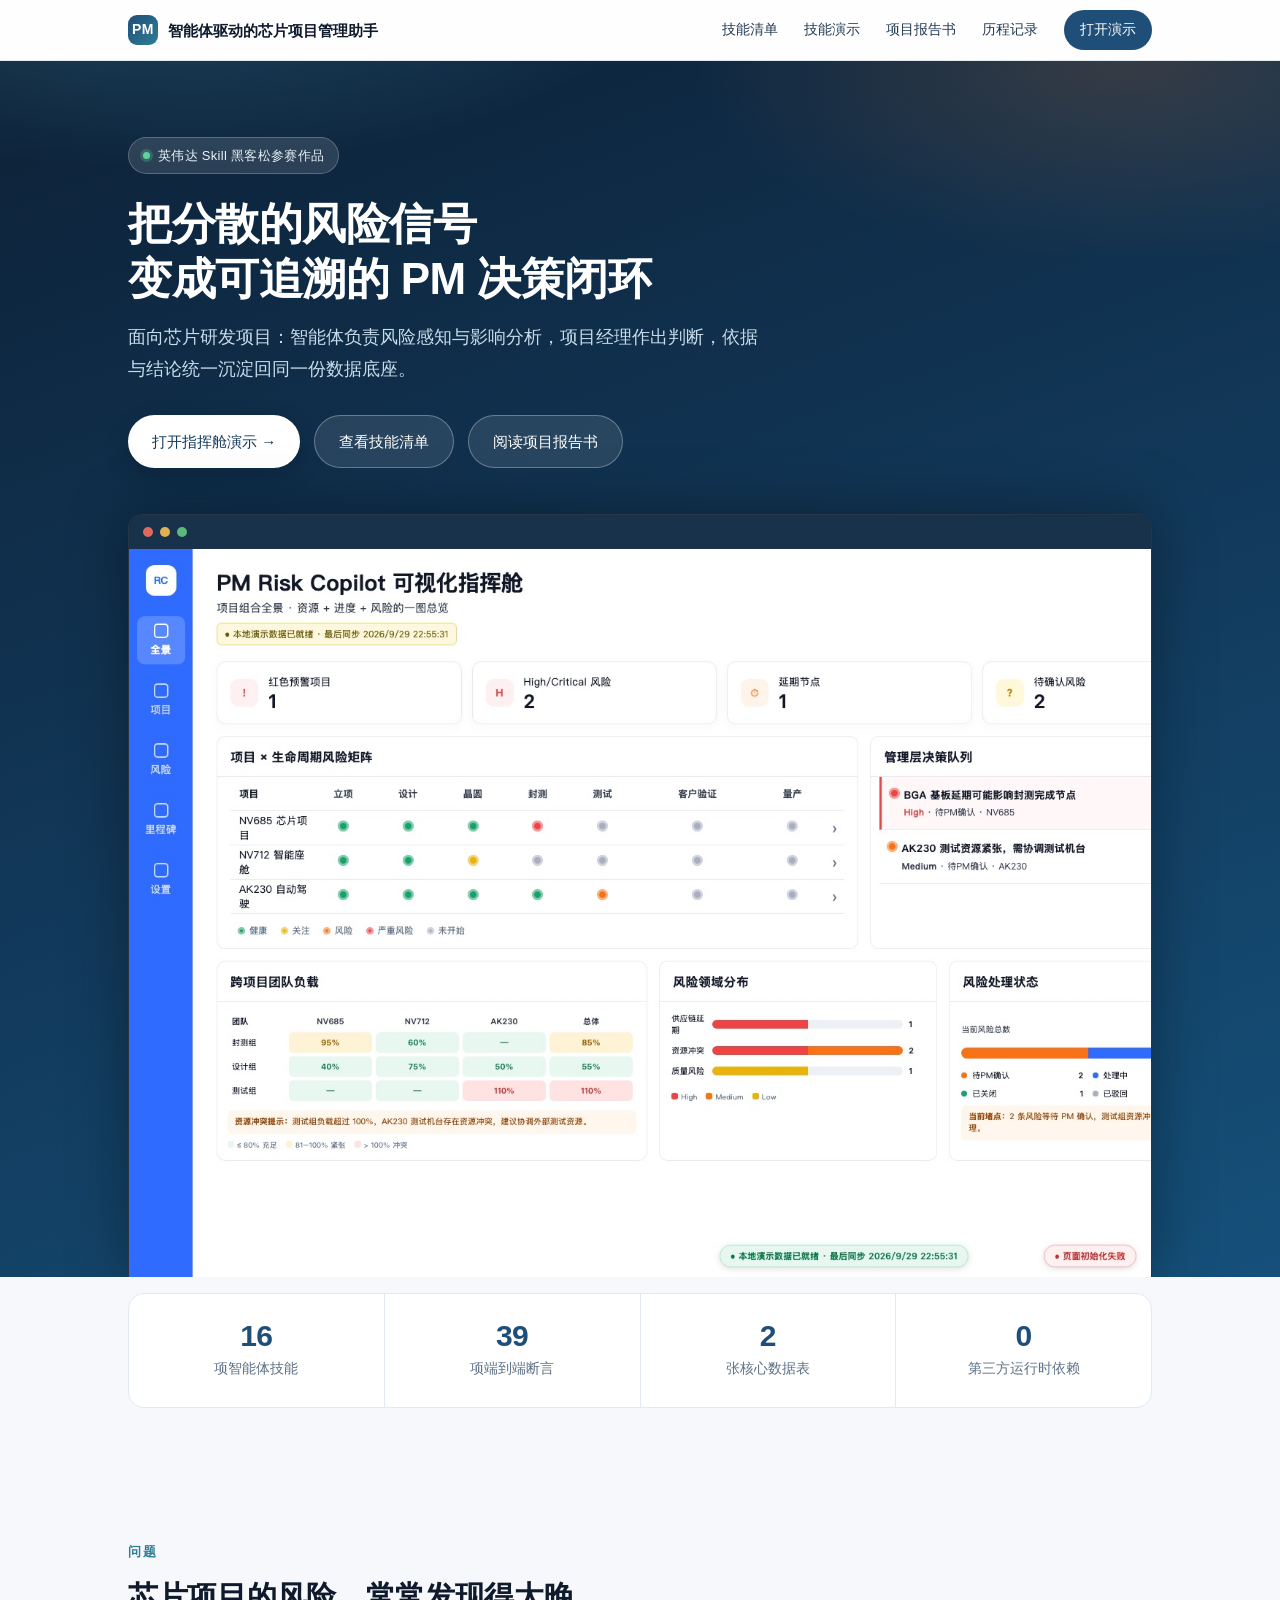
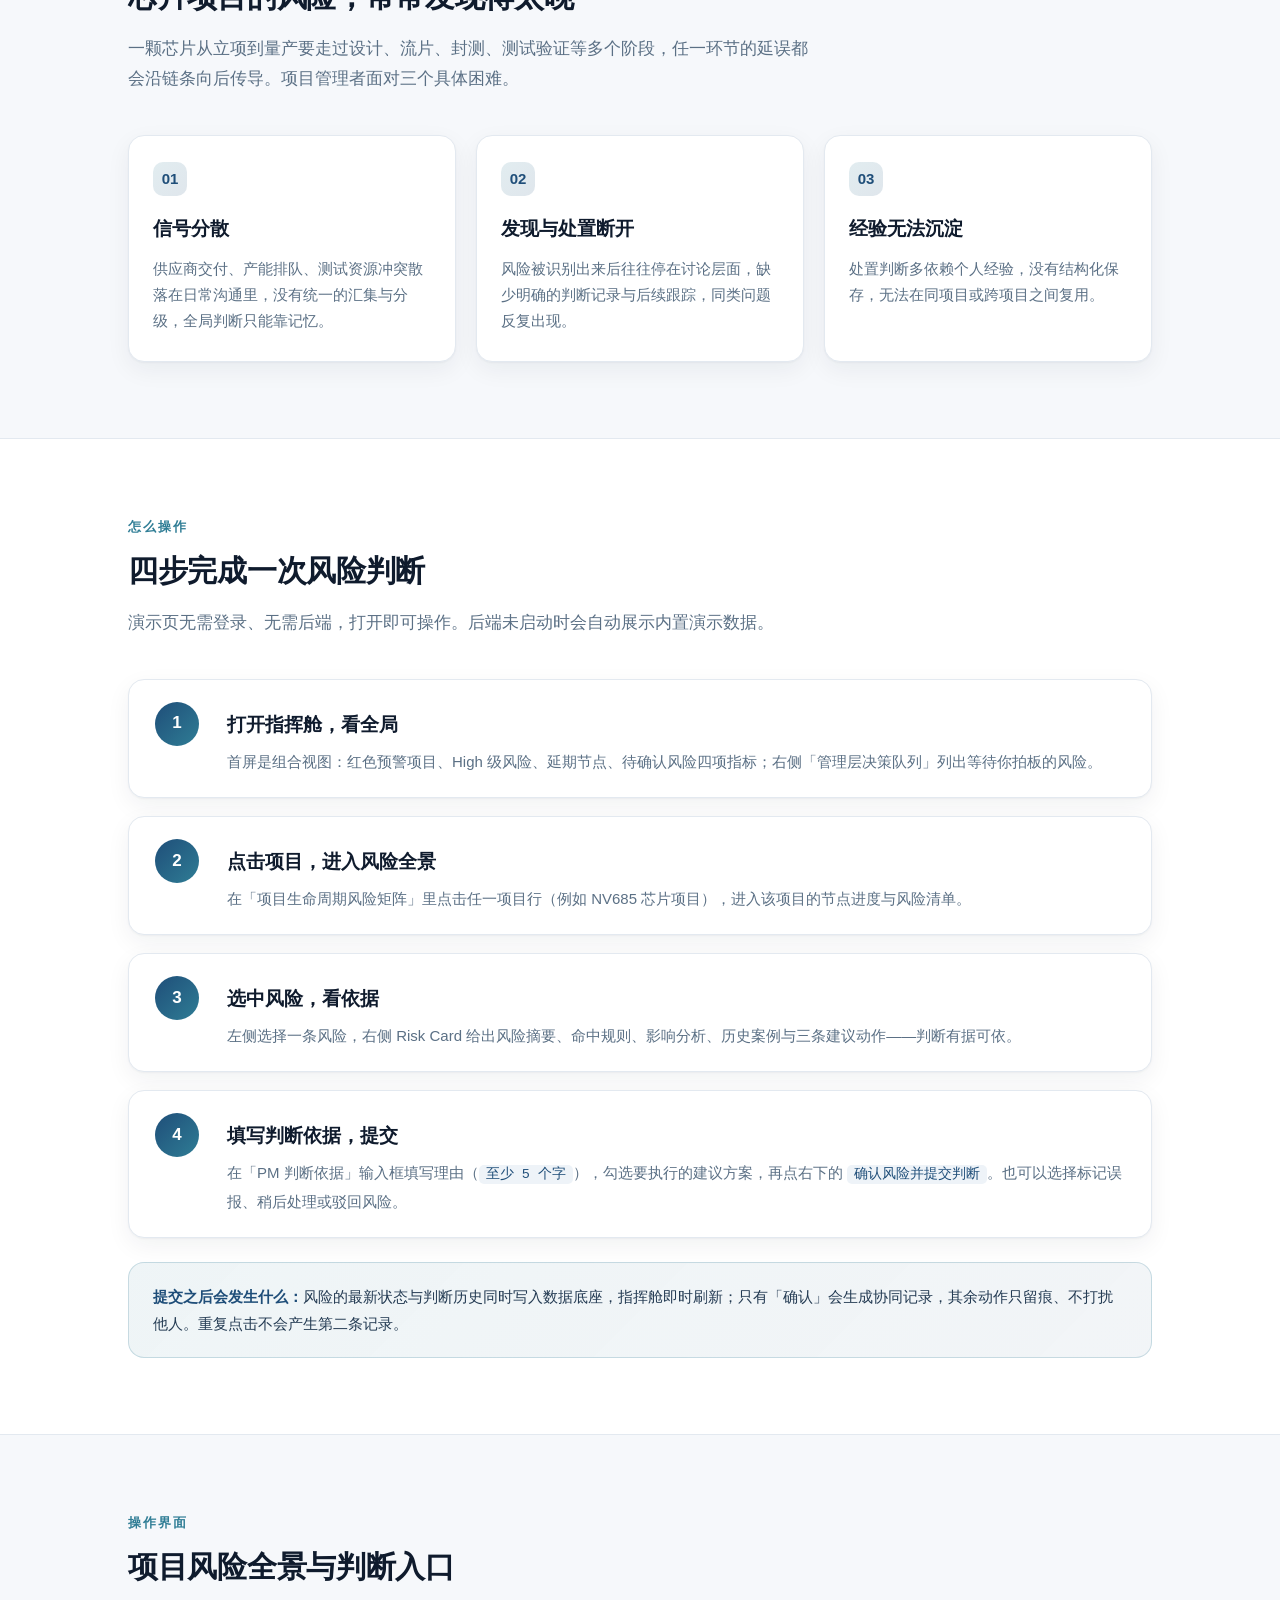
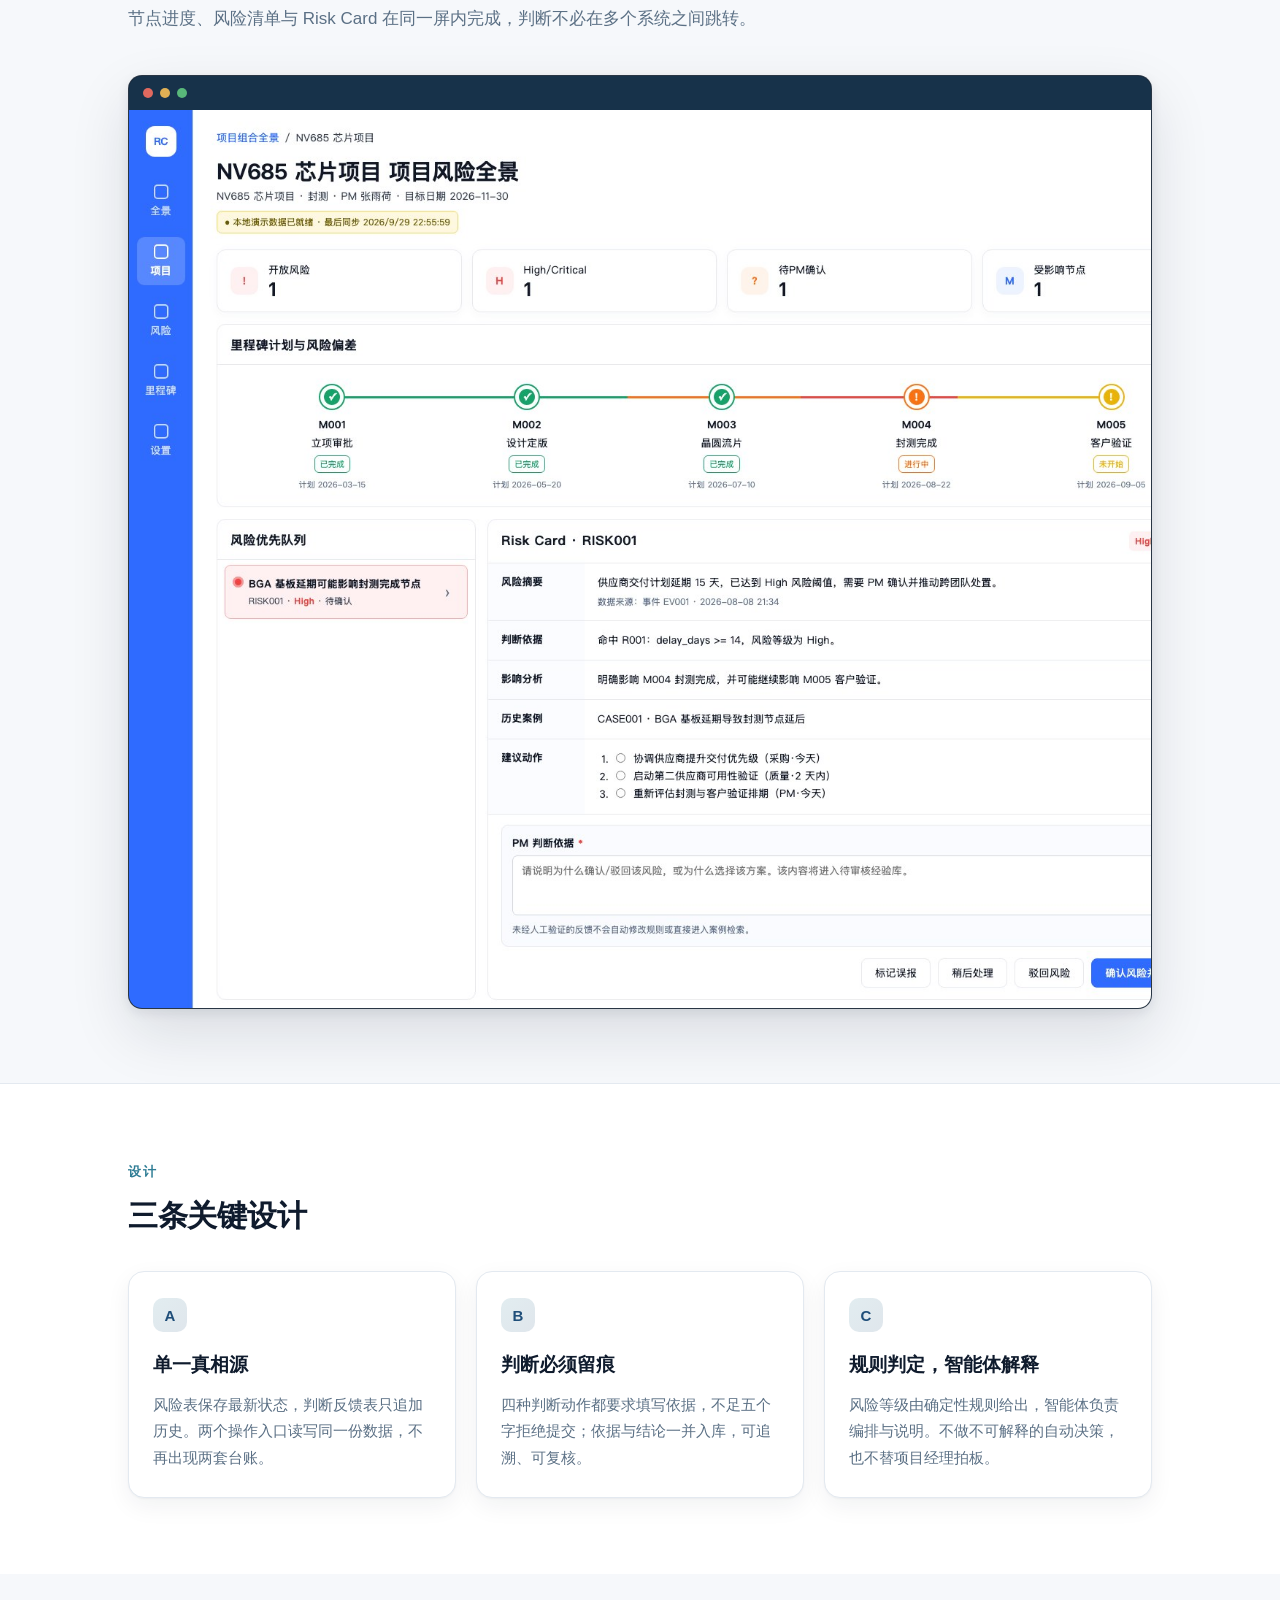
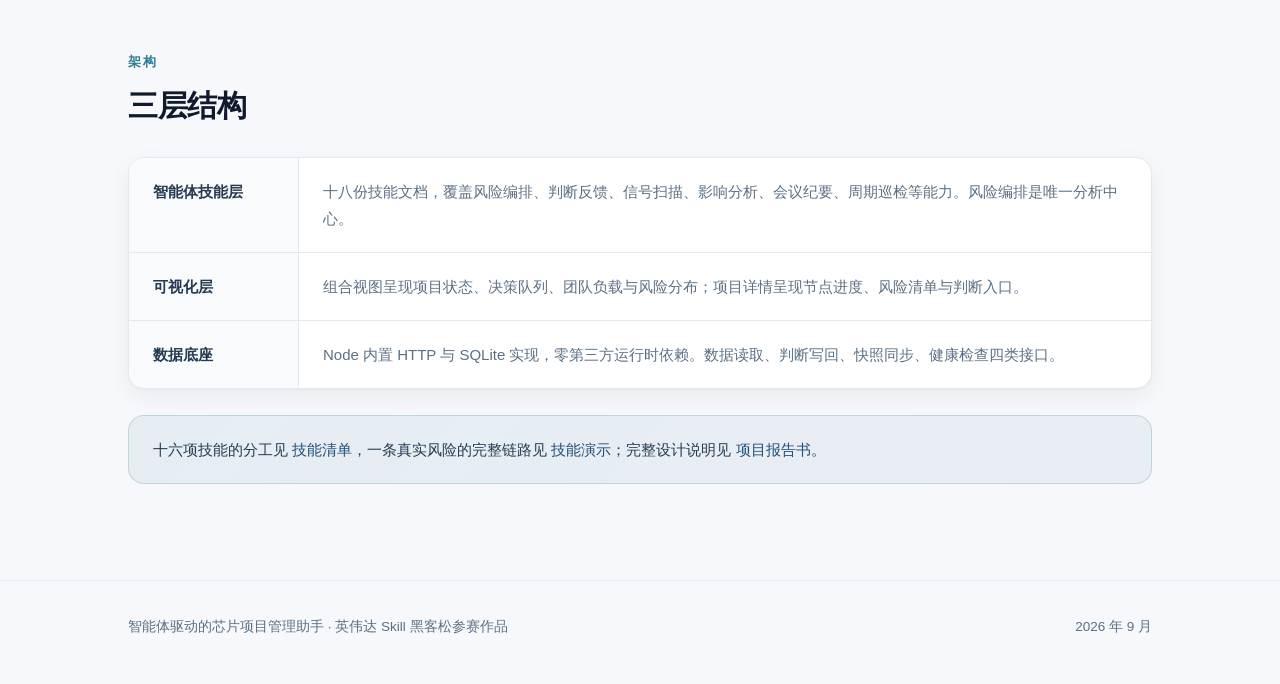
<file: index.html>
<!doctype html>
<html lang="zh-CN"><head>
<meta charset="utf-8">
<meta name="viewport" content="width=device-width,initial-scale=1">
<title>智能体驱动的芯片项目管理助手</title>
<style>
:root{
  --ink:#0f1b2d; --ink2:#243b53; --muted:#5b7085; --line:#e3e9f0;
  --brand:#1f4e79; --brand-2:#2f7d95; --brand-3:#4a9db5;
  --accent:#e8833a; --ok:#2f9e6f; --bad:#d94f4f;
  --bg:#f6f8fb; --card:#ffffff; --radius:16px;
  --shadow:0 1px 2px rgba(15,27,45,.04),0 8px 24px rgba(15,27,45,.06);
  --shadow-lg:0 4px 12px rgba(15,27,45,.08),0 24px 60px rgba(15,27,45,.12);
}
*{box-sizing:border-box}
html{-webkit-text-size-adjust:100%}
body{
  margin:0;background:var(--bg);color:var(--ink);
  font:16px/1.8 -apple-system,BlinkMacSystemFont,"PingFang SC","Hiragino Sans GB","Microsoft YaHei",sans-serif;
  -webkit-font-smoothing:antialiased;
}
a{color:var(--brand);text-decoration:none}
a:hover{text-decoration:underline}
img{max-width:100%;display:block}
.wrap{max-width:1080px;margin:0 auto;padding:0 28px}
.narrow{max-width:840px}

/* ---------- 顶部导航 ---------- */
.topbar{
  position:sticky;top:0;z-index:20;background:rgba(255,255,255,.86);
  backdrop-filter:saturate(180%) blur(12px);border-bottom:1px solid var(--line);
}
.topbar .wrap{display:flex;align-items:center;justify-content:space-between;height:60px}
.brand{display:flex;align-items:center;gap:10px;font-weight:600;color:var(--ink);font-size:15px}
.brand:hover{text-decoration:none}
.logo{
  width:30px;height:30px;border-radius:9px;flex:none;
  background:linear-gradient(135deg,var(--brand),var(--brand-2));
  display:grid;place-items:center;color:#fff;font-size:14px;font-weight:700;letter-spacing:.5px;
}
.topnav{display:flex;gap:26px;font-size:14px;align-items:center}
.topnav a{color:var(--ink2)}
.topnav a.cta{
  background:var(--brand);color:#fff;padding:7px 16px;border-radius:999px;font-weight:500;
}
.topnav a.cta:hover{background:#183f63;text-decoration:none}

/* ---------- Hero ---------- */
.hero{
  background:
    radial-gradient(900px 380px at 12% -10%,rgba(74,157,181,.35),transparent 60%),
    radial-gradient(700px 320px at 88% 0%,rgba(232,131,58,.18),transparent 62%),
    linear-gradient(160deg,#0d2137 0%,#123a5c 55%,#15507a 100%);
  color:#fff;padding:76px 0 0;overflow:hidden;
}
.hero .wrap{position:relative}
.pill{
  display:inline-flex;align-items:center;gap:8px;font-size:13px;letter-spacing:.3px;
  background:rgba(255,255,255,.12);border:1px solid rgba(255,255,255,.22);
  padding:6px 14px;border-radius:999px;color:#e8f2f8;margin-bottom:22px;
}
.pill i{width:7px;height:7px;border-radius:50%;background:#5fd39a;display:block;box-shadow:0 0 0 3px rgba(95,211,154,.25)}
h1{
  font-size:44px;line-height:1.25;margin:0 0 16px;letter-spacing:-.5px;font-weight:700;
}
.hero p.lede{font-size:18px;line-height:1.75;color:#c9dced;margin:0 0 30px;max-width:640px}
.actions{display:flex;gap:14px;flex-wrap:wrap;margin-bottom:46px}
.btn{
  display:inline-flex;align-items:center;gap:8px;padding:12px 24px;border-radius:999px;
  font-size:15px;font-weight:500;transition:transform .15s ease,box-shadow .15s ease;
}
.btn:hover{text-decoration:none;transform:translateY(-1px)}
.btn.primary{background:#fff;color:#123a5c;box-shadow:0 8px 24px rgba(0,0,0,.18)}
.btn.ghost{background:rgba(255,255,255,.1);color:#fff;border:1px solid rgba(255,255,255,.3)}
.btn.ghost:hover{background:rgba(255,255,255,.16)}

/* 浏览器窗口截图 */
.shot{
  border-radius:14px 14px 0 0;overflow:hidden;background:#0b1a2b;
  box-shadow:0 -2px 60px rgba(0,0,0,.35);border:1px solid rgba(255,255,255,.12);border-bottom:0;
  margin-bottom:-2px;
}
.shot-bar{height:34px;background:#17324a;display:flex;align-items:center;gap:7px;padding:0 14px}
.shot-bar span{width:10px;height:10px;border-radius:50%;background:#3c5a75;display:block}
.shot-bar span:nth-child(1){background:#e0695f}
.shot-bar span:nth-child(2){background:#e0b055}
.shot-bar span:nth-child(3){background:#59b87a}
.shot img{width:100%;display:block}

/* ---------- 通用区块 ---------- */
section{padding:76px 0}
section.tight{padding:56px 0}
.eyebrow{
  font-size:13px;letter-spacing:2px;color:var(--brand-2);font-weight:600;
  text-transform:uppercase;margin-bottom:12px;
}
h2{font-size:30px;line-height:1.4;margin:0 0 16px;letter-spacing:-.3px;font-weight:700}
h3{font-size:19px;margin:0 0 10px;font-weight:600}
.sec-lede{font-size:17px;color:var(--muted);max-width:680px;margin:0 0 40px;line-height:1.8}
p{margin:0 0 14px}
.muted{color:var(--muted)}

/* 数字条 */
.stats{display:grid;grid-template-columns:repeat(4,1fr);gap:1px;background:var(--line);
  border:1px solid var(--line);border-radius:var(--radius);overflow:hidden;margin-top:-40px;position:relative;z-index:2}
.stats div{background:#fff;padding:24px 22px;text-align:center}
.stats b{display:block;font-size:30px;line-height:1.2;color:var(--brand);font-weight:700;letter-spacing:-.5px}
.stats span{font-size:13.5px;color:var(--muted)}

/* 卡片网格 */
.grid{display:grid;gap:20px}
.grid.c3{grid-template-columns:repeat(3,1fr)}
.grid.c2{grid-template-columns:repeat(2,1fr)}
.card{
  background:var(--card);border:1px solid var(--line);border-radius:var(--radius);
  padding:26px 24px;box-shadow:var(--shadow);
}
.card .num{
  width:34px;height:34px;border-radius:10px;display:grid;place-items:center;margin-bottom:16px;
  background:linear-gradient(135deg,rgba(47,125,149,.14),rgba(31,78,121,.14));
  color:var(--brand);font-weight:700;font-size:15px;
}
.card p{margin:0;color:var(--muted);font-size:15px;line-height:1.75}

/* 操作步骤 */
.steps{counter-reset:s;display:grid;gap:18px}
.step{
  display:grid;grid-template-columns:52px 1fr;gap:20px;align-items:start;
  background:#fff;border:1px solid var(--line);border-radius:var(--radius);padding:22px 26px;box-shadow:var(--shadow);
}
.step .idx{
  width:44px;height:44px;border-radius:50%;display:grid;place-items:center;font-weight:700;font-size:17px;
  background:linear-gradient(135deg,var(--brand),var(--brand-2));color:#fff;
}
.step h3{margin:6px 0 6px}
.step p{margin:0;color:var(--muted);font-size:15px}
.step code{background:#eef3f8;padding:2px 7px;border-radius:5px;font-size:13.5px;
  font-family:ui-monospace,SFMono-Regular,Menlo,monospace;color:var(--brand)}
.callout{
  margin-top:24px;background:linear-gradient(135deg,rgba(47,125,149,.08),rgba(31,78,121,.06));
  border:1px solid rgba(47,125,149,.22);border-radius:var(--radius);padding:20px 24px;font-size:15px;color:var(--ink2);
}
.callout b{color:var(--brand)}

/* 架构 */
.arch{background:#fff;border:1px solid var(--line);border-radius:var(--radius);overflow:hidden;box-shadow:var(--shadow)}
.arch-row{display:grid;grid-template-columns:170px 1fr;gap:0;border-bottom:1px solid var(--line)}
.arch-row:last-child{border-bottom:0}
.arch-row > div{padding:20px 24px}
.arch-row .k{background:#f8fafc;font-weight:600;color:var(--ink2);font-size:15px;border-right:1px solid var(--line)}
.arch-row .v{font-size:15px;color:var(--muted)}

/* 文档页 */
.doc h2{font-size:24px;margin:44px 0 14px;padding-left:14px;border-left:4px solid var(--brand)}
.doc h3{font-size:17.5px;margin:28px 0 8px;color:var(--brand)}
.doc ul{margin:12px 0 16px;padding-left:22px}
.doc li{margin:7px 0;color:var(--ink2)}
.doc p{color:var(--ink2)}
.doc table{width:100%;border-collapse:collapse;margin:20px 0;font-size:15px;background:#fff;
  border-radius:12px;overflow:hidden;box-shadow:var(--shadow)}
.doc th,.doc td{border:1px solid var(--line);padding:12px 14px;text-align:left;vertical-align:top}
.doc th{background:#eef3f8;font-weight:600;color:var(--ink2)}

footer{border-top:1px solid var(--line);padding:34px 0 46px;margin-top:20px}
footer .wrap{display:flex;justify-content:space-between;gap:16px;flex-wrap:wrap;color:var(--muted);font-size:13.5px}

@media(max-width:900px){
  .stats{grid-template-columns:repeat(2,1fr)}
  .grid.c3,.grid.c2{grid-template-columns:1fr}
  h1{font-size:32px}
  h2{font-size:24px}
  .arch-row{grid-template-columns:1fr}
  .arch-row .k{border-right:0;border-bottom:1px solid var(--line)}
  .topnav a:not(.cta){display:none}
}
</style>
</head><body>


<div class="topbar"><div class="wrap">
  <a class="brand" href="./index.html"><span class="logo">PM</span>智能体驱动的芯片项目管理助手</a>
  <nav class="topnav">
    <a href="./skills.html">技能清单</a>
    <a href="./demo.html">技能演示</a>
    <a href="./report.html">项目报告书</a>
    <a href="./journey.html">历程记录</a>
    <a class="cta" href="./app/index.html">打开演示</a>
  </nav>
</div></div>
<header class="hero">
  <div class="wrap">
    <div class="pill"><i></i>英伟达 Skill 黑客松参赛作品</div>
    <h1>把分散的风险信号<br>变成可追溯的 PM 决策闭环</h1>
    <p class="lede">面向芯片研发项目：智能体负责风险感知与影响分析，项目经理作出判断，依据与结论统一沉淀回同一份数据底座。</p>
    <div class="actions">
      <a class="btn primary" href="./app/index.html">打开指挥舱演示 →</a>
      <a class="btn ghost" href="./skills.html">查看技能清单</a>
      <a class="btn ghost" href="./report.html">阅读项目报告书</a>
    </div>
  </div>
  <div class="wrap">
    <div class="shot">
      <div class="shot-bar"><span></span><span></span><span></span></div>
      <img src="./assets/app.jpg" alt="指挥舱组合视图：项目生命周期风险矩阵、管理层决策队列、团队负载与风险分布">
    </div>
  </div>
</header>

<section class="tight"><div class="wrap">
  <div class="stats">
    <div><b>16</b><span>项智能体技能</span></div>
    <div><b>39</b><span>项端到端断言</span></div>
    <div><b>2</b><span>张核心数据表</span></div>
    <div><b>0</b><span>第三方运行时依赖</span></div>
  </div>
</div></section>

<section><div class="wrap">
  <div class="eyebrow">问题</div>
  <h2>芯片项目的风险，常常发现得太晚</h2>
  <p class="sec-lede">一颗芯片从立项到量产要走过设计、流片、封测、测试验证等多个阶段，任一环节的延误都会沿链条向后传导。项目管理者面对三个具体困难。</p>
  <div class="grid c3">
    <div class="card"><div class="num">01</div><h3>信号分散</h3><p>供应商交付、产能排队、测试资源冲突散落在日常沟通里，没有统一的汇集与分级，全局判断只能靠记忆。</p></div>
    <div class="card"><div class="num">02</div><h3>发现与处置断开</h3><p>风险被识别出来后往往停在讨论层面，缺少明确的判断记录与后续跟踪，同类问题反复出现。</p></div>
    <div class="card"><div class="num">03</div><h3>经验无法沉淀</h3><p>处置判断多依赖个人经验，没有结构化保存，无法在同项目或跨项目之间复用。</p></div>
  </div>
</div></section>

<section style="background:#fff;border-top:1px solid var(--line);border-bottom:1px solid var(--line)"><div class="wrap">
  <div class="eyebrow">怎么操作</div>
  <h2>四步完成一次风险判断</h2>
  <p class="sec-lede">演示页无需登录、无需后端，打开即可操作。后端未启动时会自动展示内置演示数据。</p>
  <div class="steps">
    <div class="step"><div class="idx">1</div><div>
      <h3>打开指挥舱，看全局</h3>
      <p>首屏是组合视图：红色预警项目、High 级风险、延期节点、待确认风险四项指标；右侧「管理层决策队列」列出等待你拍板的风险。</p>
    </div></div>
    <div class="step"><div class="idx">2</div><div>
      <h3>点击项目，进入风险全景</h3>
      <p>在「项目生命周期风险矩阵」里点击任一项目行（例如 NV685 芯片项目），进入该项目的节点进度与风险清单。</p>
    </div></div>
    <div class="step"><div class="idx">3</div><div>
      <h3>选中风险，看依据</h3>
      <p>左侧选择一条风险，右侧 Risk Card 给出风险摘要、命中规则、影响分析、历史案例与三条建议动作——判断有据可依。</p>
    </div></div>
    <div class="step"><div class="idx">4</div><div>
      <h3>填写判断依据，提交</h3>
      <p>在「PM 判断依据」输入框填写理由（<code>至少 5 个字</code>），勾选要执行的建议方案，再点右下的 <code>确认风险并提交判断</code>。也可以选择标记误报、稍后处理或驳回风险。</p>
    </div></div>
  </div>
  <div class="callout">
    <b>提交之后会发生什么：</b>风险的最新状态与判断历史同时写入数据底座，指挥舱即时刷新；只有「确认」会生成协同记录，其余动作只留痕、不打扰他人。重复点击不会产生第二条记录。
  </div>
</div></section>

<section><div class="wrap">
  <div class="eyebrow">操作界面</div>
  <h2>项目风险全景与判断入口</h2>
  <p class="sec-lede">节点进度、风险清单与 Risk Card 在同一屏内完成，判断不必在多个系统之间跳转。</p>
  <div class="shot" style="border-radius:14px;border-bottom:1px solid rgba(255,255,255,.12);box-shadow:var(--shadow-lg)">
    <div class="shot-bar"><span></span><span></span><span></span></div>
    <img src="./assets/detail.jpg" alt="NV685 芯片项目风险全景：里程碑节点、风险清单与 Risk Card 判断区">
  </div>
</div></section>

<section style="background:#fff;border-top:1px solid var(--line)"><div class="wrap">
  <div class="eyebrow">设计</div>
  <h2>三条关键设计</h2>
  <div class="grid c3" style="margin-top:34px">
    <div class="card"><div class="num">A</div><h3>单一真相源</h3><p>风险表保存最新状态，判断反馈表只追加历史。两个操作入口读写同一份数据，不再出现两套台账。</p></div>
    <div class="card"><div class="num">B</div><h3>判断必须留痕</h3><p>四种判断动作都要求填写依据，不足五个字拒绝提交；依据与结论一并入库，可追溯、可复核。</p></div>
    <div class="card"><div class="num">C</div><h3>规则判定，智能体解释</h3><p>风险等级由确定性规则给出，智能体负责编排与说明。不做不可解释的自动决策，也不替项目经理拍板。</p></div>
  </div>
</div></section>

<section><div class="wrap">
  <div class="eyebrow">架构</div>
  <h2>三层结构</h2>
  <div class="arch" style="margin-top:30px">
    <div class="arch-row"><div class="k">智能体技能层</div><div class="v">十八份技能文档，覆盖风险编排、判断反馈、信号扫描、影响分析、会议纪要、周期巡检等能力。风险编排是唯一分析中心。</div></div>
    <div class="arch-row"><div class="k">可视化层</div><div class="v">组合视图呈现项目状态、决策队列、团队负载与风险分布；项目详情呈现节点进度、风险清单与判断入口。</div></div>
    <div class="arch-row"><div class="k">数据底座</div><div class="v">Node 内置 HTTP 与 SQLite 实现，零第三方运行时依赖。数据读取、判断写回、快照同步、健康检查四类接口。</div></div>
  </div>
  <div class="callout" style="margin-top:26px">
    十六项技能的分工见 <a href="./skills.html">技能清单</a>，一条真实风险的完整链路见 <a href="./demo.html">技能演示</a>；完整设计说明见 <a href="./report.html">项目报告书</a>。
  </div>
</div></section>

<footer><div class="wrap">
  <span>智能体驱动的芯片项目管理助手 · 英伟达 Skill 黑客松参赛作品</span>
  <span>2026 年 9 月</span>
</div></footer>
</body></html>
</file>
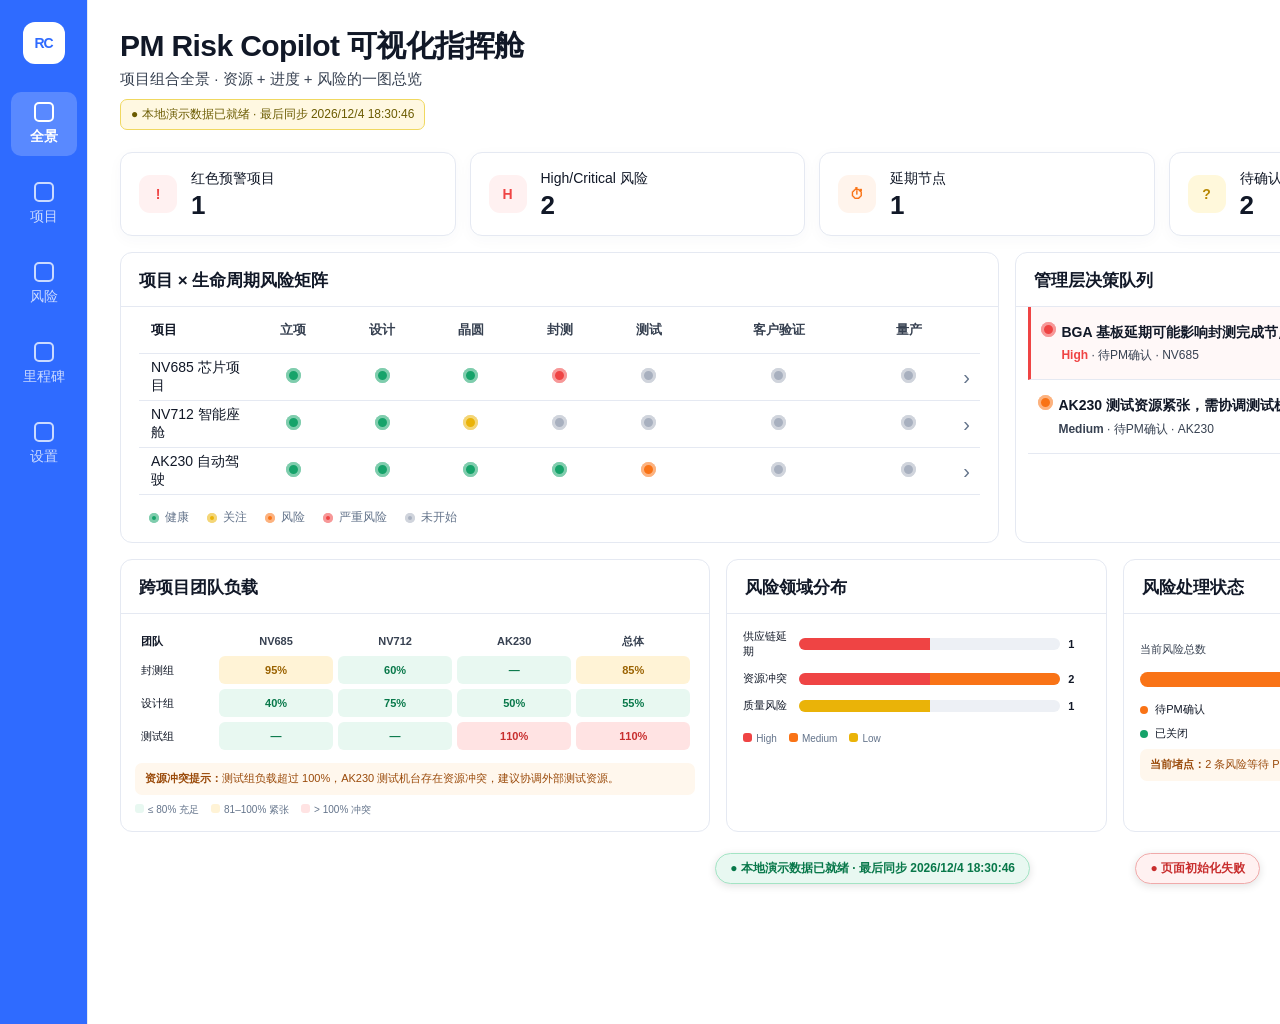
<file: app/index.html>
<!doctype html>
<html lang="zh-CN">
  <head>
    <meta charset="UTF-8" />
    <meta name="viewport" content="width=device-width, initial-scale=1.0" />
    <meta name="description" content="PM Risk Copilot 可视化指挥舱" />
    <title>PM Risk Copilot 可视化指挥舱</title>
    <script type="module" crossorigin src="./assets/index-BvzEffnT.js"></script>
    <link rel="stylesheet" crossorigin href="./assets/index-BfXJKmgM.css">
  </head>
  <body>
    <div id="root"></div>
  </body>
</html>
</file>
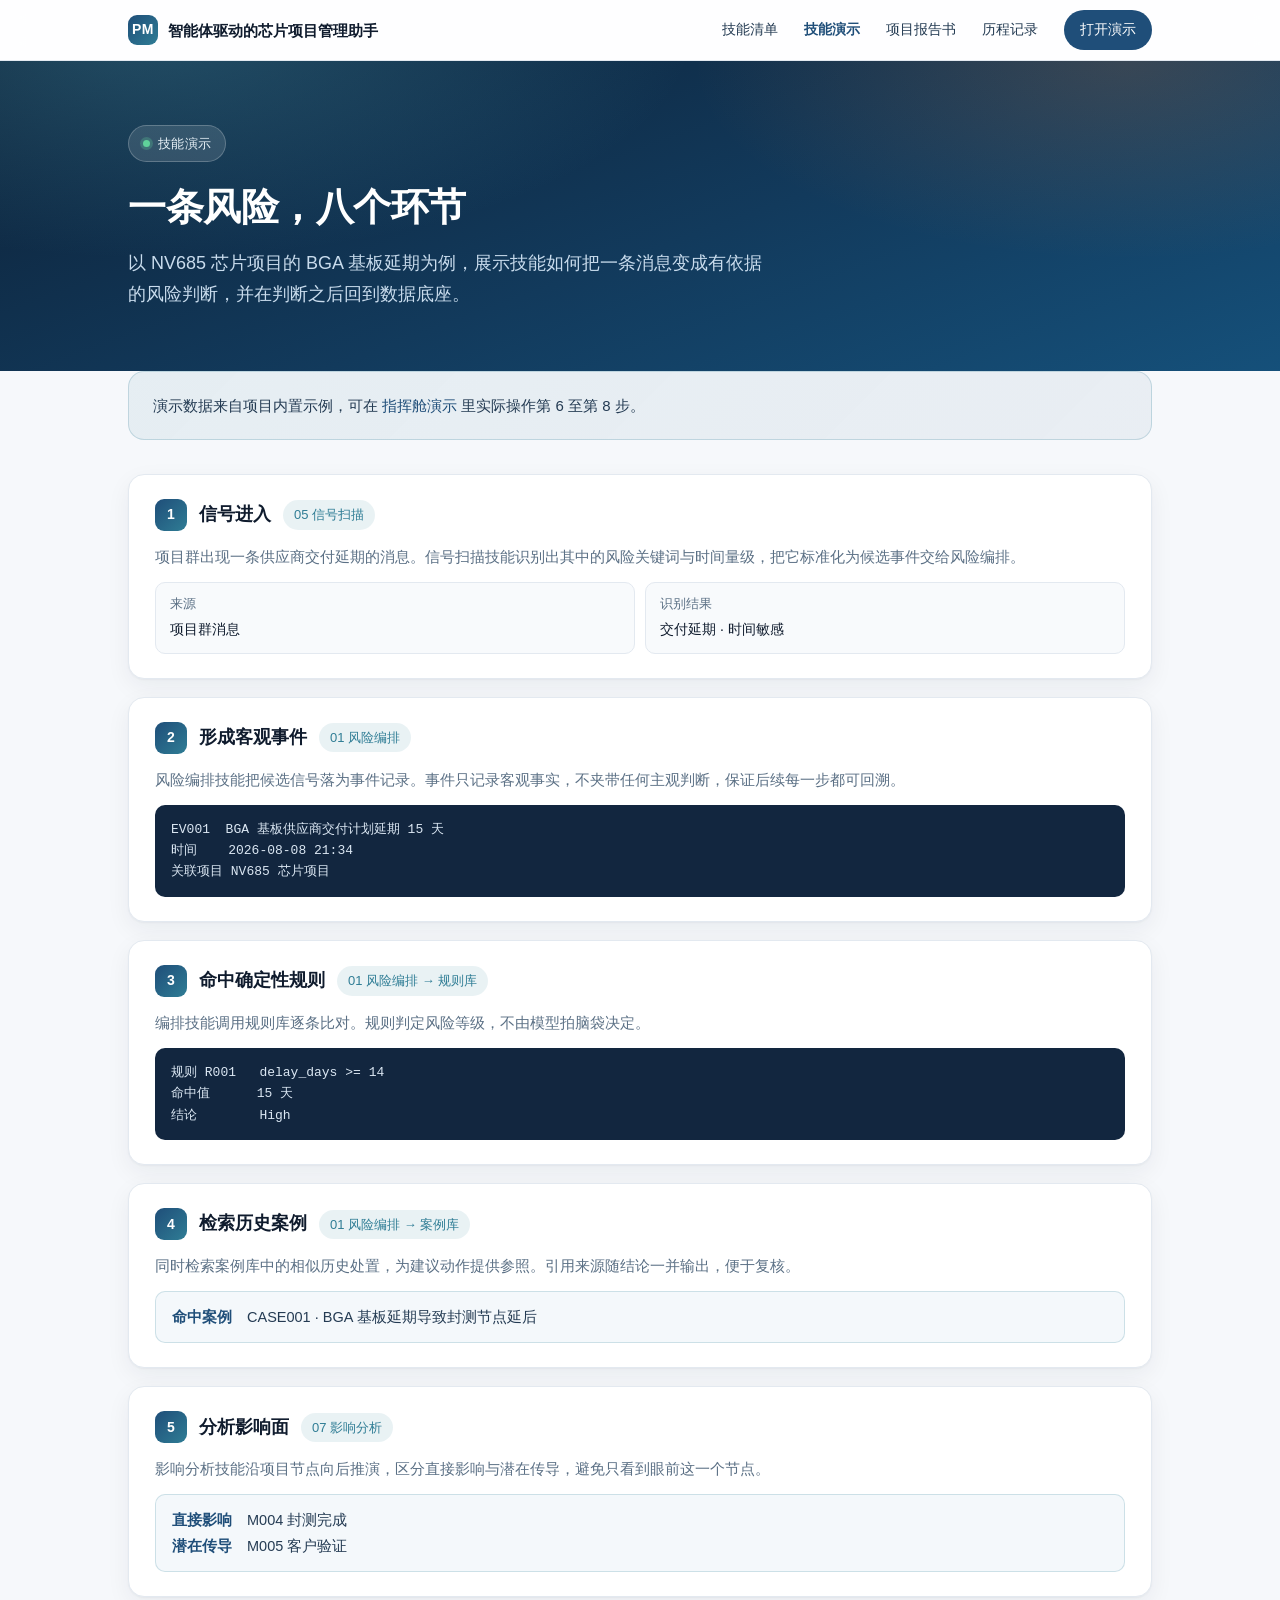
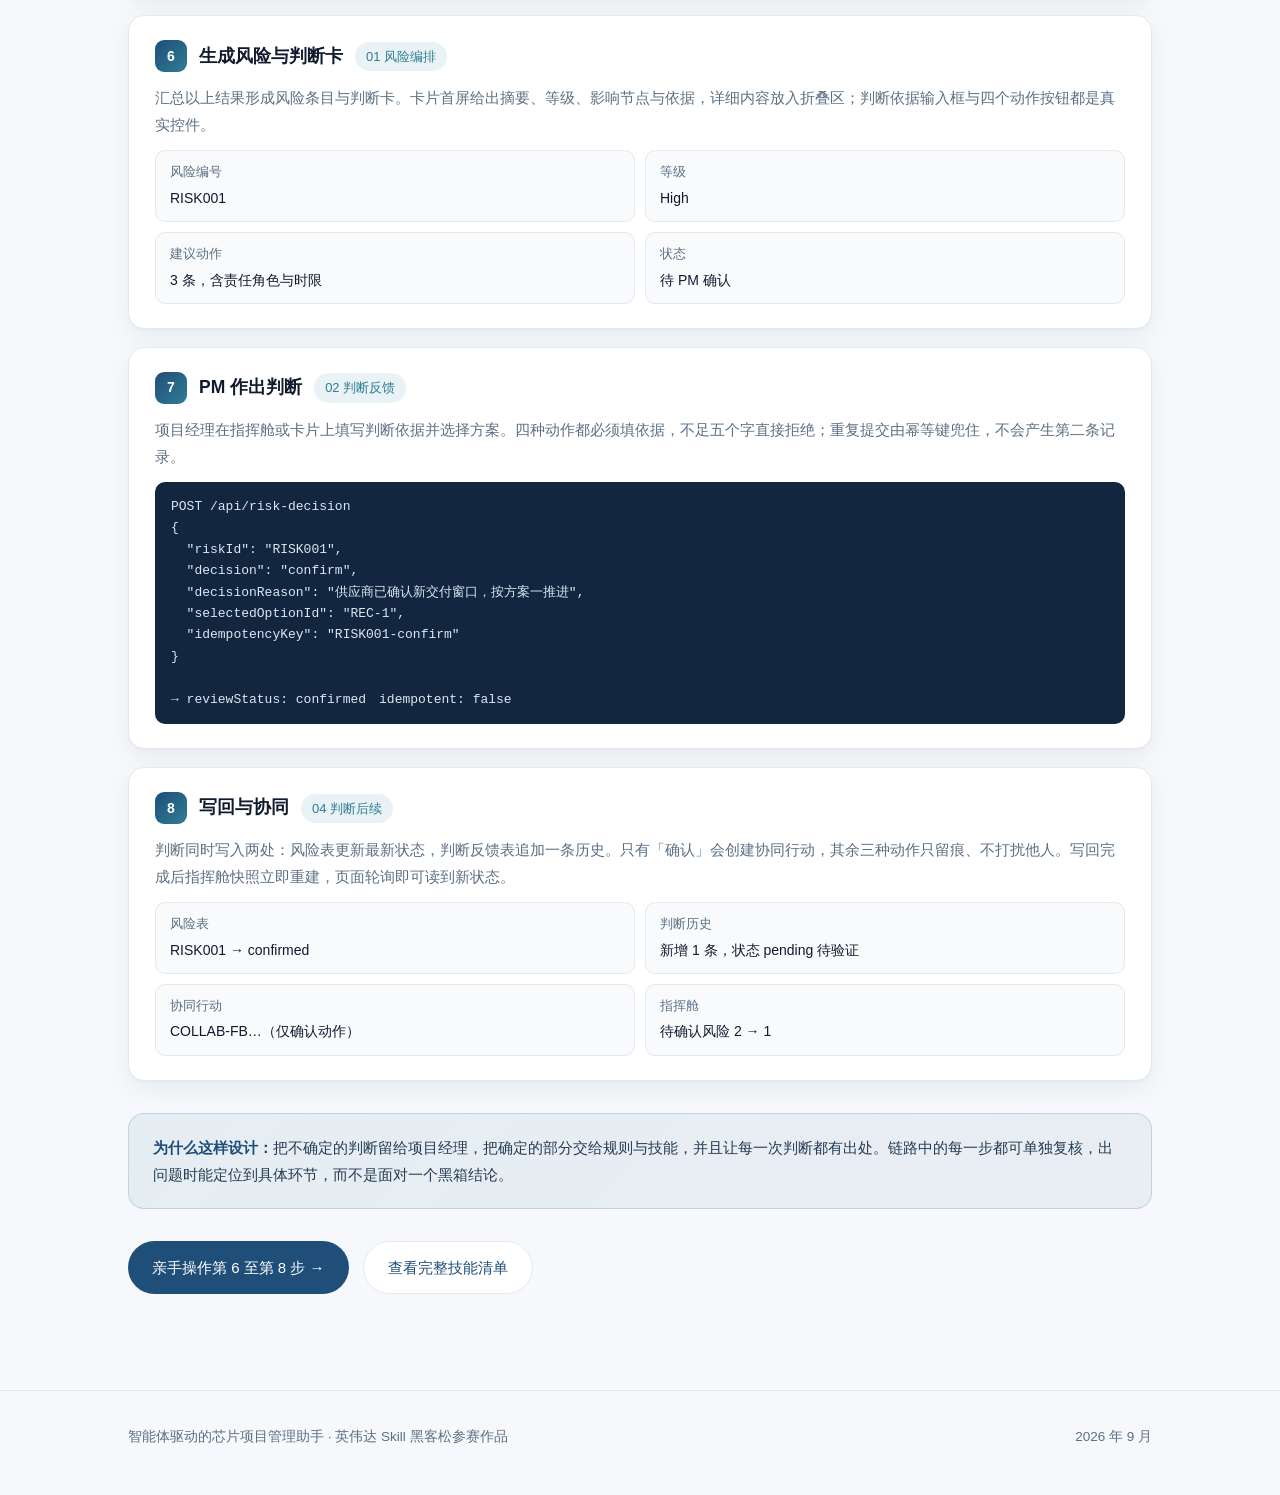
<file: demo.html>
<!doctype html>
<html lang="zh-CN"><head>
<meta charset="utf-8">
<meta name="viewport" content="width=device-width,initial-scale=1">
<title>技能演示 · 智能体驱动的芯片项目管理助手</title>
<style>
:root{
  --ink:#0f1b2d; --ink2:#243b53; --muted:#5b7085; --line:#e3e9f0;
  --brand:#1f4e79; --brand-2:#2f7d95; --brand-3:#4a9db5;
  --accent:#e8833a; --ok:#2f9e6f; --bad:#d94f4f;
  --bg:#f6f8fb; --card:#ffffff; --radius:16px;
  --shadow:0 1px 2px rgba(15,27,45,.04),0 8px 24px rgba(15,27,45,.06);
  --shadow-lg:0 4px 12px rgba(15,27,45,.08),0 24px 60px rgba(15,27,45,.12);
}
*{box-sizing:border-box}
html{-webkit-text-size-adjust:100%}
body{
  margin:0;background:var(--bg);color:var(--ink);
  font:16px/1.8 -apple-system,BlinkMacSystemFont,"PingFang SC","Hiragino Sans GB","Microsoft YaHei",sans-serif;
  -webkit-font-smoothing:antialiased;
}
a{color:var(--brand);text-decoration:none}
a:hover{text-decoration:underline}
img{max-width:100%;display:block}
.wrap{max-width:1080px;margin:0 auto;padding:0 28px}
.narrow{max-width:840px}

/* ---------- 顶部导航 ---------- */
.topbar{
  position:sticky;top:0;z-index:20;background:rgba(255,255,255,.86);
  backdrop-filter:saturate(180%) blur(12px);border-bottom:1px solid var(--line);
}
.topbar .wrap{display:flex;align-items:center;justify-content:space-between;height:60px}
.brand{display:flex;align-items:center;gap:10px;font-weight:600;color:var(--ink);font-size:15px}
.brand:hover{text-decoration:none}
.logo{
  width:30px;height:30px;border-radius:9px;flex:none;
  background:linear-gradient(135deg,var(--brand),var(--brand-2));
  display:grid;place-items:center;color:#fff;font-size:14px;font-weight:700;letter-spacing:.5px;
}
.topnav{display:flex;gap:26px;font-size:14px;align-items:center}
.topnav a{color:var(--ink2)}
.topnav a.cta{
  background:var(--brand);color:#fff;padding:7px 16px;border-radius:999px;font-weight:500;
}
.topnav a.cta:hover{background:#183f63;text-decoration:none}

/* ---------- Hero ---------- */
.hero{
  background:
    radial-gradient(900px 380px at 12% -10%,rgba(74,157,181,.35),transparent 60%),
    radial-gradient(700px 320px at 88% 0%,rgba(232,131,58,.18),transparent 62%),
    linear-gradient(160deg,#0d2137 0%,#123a5c 55%,#15507a 100%);
  color:#fff;padding:76px 0 0;overflow:hidden;
}
.hero .wrap{position:relative}
.pill{
  display:inline-flex;align-items:center;gap:8px;font-size:13px;letter-spacing:.3px;
  background:rgba(255,255,255,.12);border:1px solid rgba(255,255,255,.22);
  padding:6px 14px;border-radius:999px;color:#e8f2f8;margin-bottom:22px;
}
.pill i{width:7px;height:7px;border-radius:50%;background:#5fd39a;display:block;box-shadow:0 0 0 3px rgba(95,211,154,.25)}
h1{
  font-size:44px;line-height:1.25;margin:0 0 16px;letter-spacing:-.5px;font-weight:700;
}
.hero p.lede{font-size:18px;line-height:1.75;color:#c9dced;margin:0 0 30px;max-width:640px}
.actions{display:flex;gap:14px;flex-wrap:wrap;margin-bottom:46px}
.btn{
  display:inline-flex;align-items:center;gap:8px;padding:12px 24px;border-radius:999px;
  font-size:15px;font-weight:500;transition:transform .15s ease,box-shadow .15s ease;
}
.btn:hover{text-decoration:none;transform:translateY(-1px)}
.btn.primary{background:#fff;color:#123a5c;box-shadow:0 8px 24px rgba(0,0,0,.18)}
.btn.ghost{background:rgba(255,255,255,.1);color:#fff;border:1px solid rgba(255,255,255,.3)}
.btn.ghost:hover{background:rgba(255,255,255,.16)}

/* 浏览器窗口截图 */
.shot{
  border-radius:14px 14px 0 0;overflow:hidden;background:#0b1a2b;
  box-shadow:0 -2px 60px rgba(0,0,0,.35);border:1px solid rgba(255,255,255,.12);border-bottom:0;
  margin-bottom:-2px;
}
.shot-bar{height:34px;background:#17324a;display:flex;align-items:center;gap:7px;padding:0 14px}
.shot-bar span{width:10px;height:10px;border-radius:50%;background:#3c5a75;display:block}
.shot-bar span:nth-child(1){background:#e0695f}
.shot-bar span:nth-child(2){background:#e0b055}
.shot-bar span:nth-child(3){background:#59b87a}
.shot img{width:100%;display:block}

/* ---------- 通用区块 ---------- */
section{padding:76px 0}
section.tight{padding:56px 0}
.eyebrow{
  font-size:13px;letter-spacing:2px;color:var(--brand-2);font-weight:600;
  text-transform:uppercase;margin-bottom:12px;
}
h2{font-size:30px;line-height:1.4;margin:0 0 16px;letter-spacing:-.3px;font-weight:700}
h3{font-size:19px;margin:0 0 10px;font-weight:600}
.sec-lede{font-size:17px;color:var(--muted);max-width:680px;margin:0 0 40px;line-height:1.8}
p{margin:0 0 14px}
.muted{color:var(--muted)}

/* 数字条 */
.stats{display:grid;grid-template-columns:repeat(4,1fr);gap:1px;background:var(--line);
  border:1px solid var(--line);border-radius:var(--radius);overflow:hidden;margin-top:-40px;position:relative;z-index:2}
.stats div{background:#fff;padding:24px 22px;text-align:center}
.stats b{display:block;font-size:30px;line-height:1.2;color:var(--brand);font-weight:700;letter-spacing:-.5px}
.stats span{font-size:13.5px;color:var(--muted)}

/* 卡片网格 */
.grid{display:grid;gap:20px}
.grid.c3{grid-template-columns:repeat(3,1fr)}
.grid.c2{grid-template-columns:repeat(2,1fr)}
.card{
  background:var(--card);border:1px solid var(--line);border-radius:var(--radius);
  padding:26px 24px;box-shadow:var(--shadow);
}
.card .num{
  width:34px;height:34px;border-radius:10px;display:grid;place-items:center;margin-bottom:16px;
  background:linear-gradient(135deg,rgba(47,125,149,.14),rgba(31,78,121,.14));
  color:var(--brand);font-weight:700;font-size:15px;
}
.card p{margin:0;color:var(--muted);font-size:15px;line-height:1.75}

/* 操作步骤 */
.steps{counter-reset:s;display:grid;gap:18px}
.step{
  display:grid;grid-template-columns:52px 1fr;gap:20px;align-items:start;
  background:#fff;border:1px solid var(--line);border-radius:var(--radius);padding:22px 26px;box-shadow:var(--shadow);
}
.step .idx{
  width:44px;height:44px;border-radius:50%;display:grid;place-items:center;font-weight:700;font-size:17px;
  background:linear-gradient(135deg,var(--brand),var(--brand-2));color:#fff;
}
.step h3{margin:6px 0 6px}
.step p{margin:0;color:var(--muted);font-size:15px}
.step code{background:#eef3f8;padding:2px 7px;border-radius:5px;font-size:13.5px;
  font-family:ui-monospace,SFMono-Regular,Menlo,monospace;color:var(--brand)}
.callout{
  margin-top:24px;background:linear-gradient(135deg,rgba(47,125,149,.08),rgba(31,78,121,.06));
  border:1px solid rgba(47,125,149,.22);border-radius:var(--radius);padding:20px 24px;font-size:15px;color:var(--ink2);
}
.callout b{color:var(--brand)}

/* 架构 */
.arch{background:#fff;border:1px solid var(--line);border-radius:var(--radius);overflow:hidden;box-shadow:var(--shadow)}
.arch-row{display:grid;grid-template-columns:170px 1fr;gap:0;border-bottom:1px solid var(--line)}
.arch-row:last-child{border-bottom:0}
.arch-row > div{padding:20px 24px}
.arch-row .k{background:#f8fafc;font-weight:600;color:var(--ink2);font-size:15px;border-right:1px solid var(--line)}
.arch-row .v{font-size:15px;color:var(--muted)}

/* 文档页 */
.doc h2{font-size:24px;margin:44px 0 14px;padding-left:14px;border-left:4px solid var(--brand)}
.doc h3{font-size:17.5px;margin:28px 0 8px;color:var(--brand)}
.doc ul{margin:12px 0 16px;padding-left:22px}
.doc li{margin:7px 0;color:var(--ink2)}
.doc p{color:var(--ink2)}
.doc table{width:100%;border-collapse:collapse;margin:20px 0;font-size:15px;background:#fff;
  border-radius:12px;overflow:hidden;box-shadow:var(--shadow)}
.doc th,.doc td{border:1px solid var(--line);padding:12px 14px;text-align:left;vertical-align:top}
.doc th{background:#eef3f8;font-weight:600;color:var(--ink2)}

footer{border-top:1px solid var(--line);padding:34px 0 46px;margin-top:20px}
footer .wrap{display:flex;justify-content:space-between;gap:16px;flex-wrap:wrap;color:var(--muted);font-size:13.5px}

@media(max-width:900px){
  .stats{grid-template-columns:repeat(2,1fr)}
  .grid.c3,.grid.c2{grid-template-columns:1fr}
  h1{font-size:32px}
  h2{font-size:24px}
  .arch-row{grid-template-columns:1fr}
  .arch-row .k{border-right:0;border-bottom:1px solid var(--line)}
  .topnav a:not(.cta){display:none}
}

/* 技能卡 */
.skill{background:#fff;border:1px solid var(--line);border-radius:var(--radius);padding:22px 24px;box-shadow:var(--shadow);display:flex;flex-direction:column;gap:10px}
.skill .head{display:flex;align-items:center;gap:10px;flex-wrap:wrap}
.skill .code{font-size:12.5px;font-weight:700;color:#fff;background:var(--brand);border-radius:6px;padding:2px 8px;letter-spacing:.4px}
.skill h3{margin:0;font-size:17px}
.skill .en{font-size:12.5px;color:var(--muted);font-family:ui-monospace,Menlo,monospace}
.skill p{margin:0;color:var(--muted);font-size:14.5px;line-height:1.72}
.skill .trig{font-size:13px;color:var(--brand-2);border-top:1px dashed var(--line);padding-top:10px;margin-top:auto}
.group-title{display:flex;align-items:center;gap:12px;margin:44px 0 20px}
.group-title h2{margin:0}
.group-title .tag{font-size:13px;color:var(--muted);background:#fff;border:1px solid var(--line);border-radius:999px;padding:3px 12px}

/* 链路演示 */
.trace{position:relative;margin:34px 0 0;padding-left:0}
.tnode{position:relative;background:#fff;border:1px solid var(--line);border-radius:var(--radius);padding:24px 26px;box-shadow:var(--shadow);margin-bottom:18px}
.tnode:last-child{margin-bottom:0}
.tnode .row{display:flex;align-items:center;gap:12px;margin-bottom:12px;flex-wrap:wrap}
.tnode .n{width:32px;height:32px;border-radius:9px;display:grid;place-items:center;font-weight:700;font-size:14px;background:linear-gradient(135deg,var(--brand),var(--brand-2));color:#fff;flex:none}
.tnode h3{margin:0;font-size:17.5px}
.tnode .who{font-size:13px;color:var(--brand-2);background:rgba(47,125,149,.1);border-radius:999px;padding:3px 11px}
.tnode p{margin:8px 0 0;color:var(--muted);font-size:15px}
.tnode ul{margin:10px 0 0;padding-left:20px}
.tnode li{color:var(--ink2);font-size:14.8px;margin:5px 0}
.tnode pre{margin:12px 0 0;background:#12263f;color:#dbe7f3;padding:14px 16px;border-radius:10px;overflow:auto;font-size:13px;line-height:1.65}
.tnode pre code{background:none;color:inherit;padding:0}
.tnode .out{background:#f4f8fb;border:1px solid rgba(47,125,149,.2);border-radius:10px;padding:12px 16px;margin-top:12px;font-size:14.5px;color:var(--ink2)}
.tnode .out b{color:var(--brand)}
.facts{display:grid;grid-template-columns:repeat(2,1fr);gap:10px;margin-top:12px}
.facts div{background:#f8fafc;border:1px solid var(--line);border-radius:10px;padding:10px 14px;font-size:14px}
.facts span{display:block;color:var(--muted);font-size:12.5px;margin-bottom:2px}
@media(max-width:900px){.facts{grid-template-columns:1fr}}
</style>
</head><body>


<div class="topbar"><div class="wrap">
  <a class="brand" href="./index.html"><span class="logo">PM</span>智能体驱动的芯片项目管理助手</a>
  <nav class="topnav">
    <a href="./skills.html">技能清单</a>
    <a href="./demo.html" style="color:var(--brand);font-weight:600">技能演示</a>
    <a href="./report.html">项目报告书</a>
    <a href="./journey.html">历程记录</a>
    <a class="cta" href="./app/index.html">打开演示</a>
  </nav>
</div></div>
<header class="hero" style="padding:64px 0 60px"><div class="wrap">
  <div class="pill"><i></i>技能演示</div>
  <h1 style="font-size:38px">一条风险，八个环节</h1>
  <p class="lede" style="margin-bottom:0">以 NV685 芯片项目的 BGA 基板延期为例，展示技能如何把一条消息变成有依据的风险判断，并在判断之后回到数据底座。</p>
</div></header>
<section style="padding:0 0 76px"><div class="wrap">
  <div class="callout" style="margin-top:0">
    演示数据来自项目内置示例，可在 <a href="./app/index.html">指挥舱演示</a> 里实际操作第 6 至第 8 步。
  </div>

  <div class="trace">
    <div class="tnode">
      <div class="row"><span class="n">1</span><h3>信号进入</h3><span class="who">05 信号扫描</span></div>
      <p>项目群出现一条供应商交付延期的消息。信号扫描技能识别出其中的风险关键词与时间量级，把它标准化为候选事件交给风险编排。</p>
      <div class="facts">
        <div><span>来源</span>项目群消息</div>
        <div><span>识别结果</span>交付延期 · 时间敏感</div>
      </div>
    </div>

    <div class="tnode">
      <div class="row"><span class="n">2</span><h3>形成客观事件</h3><span class="who">01 风险编排</span></div>
      <p>风险编排技能把候选信号落为事件记录。事件只记录客观事实，不夹带任何主观判断，保证后续每一步都可回溯。</p>
      <pre><code>EV001  BGA 基板供应商交付计划延期 15 天
时间    2026-08-08 21:34
关联项目 NV685 芯片项目</code></pre>
    </div>

    <div class="tnode">
      <div class="row"><span class="n">3</span><h3>命中确定性规则</h3><span class="who">01 风险编排 → 规则库</span></div>
      <p>编排技能调用规则库逐条比对。规则判定风险等级，不由模型拍脑袋决定。</p>
      <pre><code>规则 R001   delay_days &gt;= 14
命中值      15 天
结论        High</code></pre>
    </div>

    <div class="tnode">
      <div class="row"><span class="n">4</span><h3>检索历史案例</h3><span class="who">01 风险编排 → 案例库</span></div>
      <p>同时检索案例库中的相似历史处置，为建议动作提供参照。引用来源随结论一并输出，便于复核。</p>
      <div class="out"><b>命中案例</b>　CASE001 · BGA 基板延期导致封测节点延后</div>
    </div>

    <div class="tnode">
      <div class="row"><span class="n">5</span><h3>分析影响面</h3><span class="who">07 影响分析</span></div>
      <p>影响分析技能沿项目节点向后推演，区分直接影响与潜在传导，避免只看到眼前这一个节点。</p>
      <div class="out">
        <b>直接影响</b>　M004 封测完成<br>
        <b>潜在传导</b>　M005 客户验证
      </div>
    </div>

    <div class="tnode">
      <div class="row"><span class="n">6</span><h3>生成风险与判断卡</h3><span class="who">01 风险编排</span></div>
      <p>汇总以上结果形成风险条目与判断卡。卡片首屏给出摘要、等级、影响节点与依据，详细内容放入折叠区；判断依据输入框与四个动作按钮都是真实控件。</p>
      <div class="facts">
        <div><span>风险编号</span>RISK001</div>
        <div><span>等级</span>High</div>
        <div><span>建议动作</span>3 条，含责任角色与时限</div>
        <div><span>状态</span>待 PM 确认</div>
      </div>
    </div>

    <div class="tnode">
      <div class="row"><span class="n">7</span><h3>PM 作出判断</h3><span class="who">02 判断反馈</span></div>
      <p>项目经理在指挥舱或卡片上填写判断依据并选择方案。四种动作都必须填依据，不足五个字直接拒绝；重复提交由幂等键兜住，不会产生第二条记录。</p>
      <pre><code>POST /api/risk-decision
{
  "riskId": "RISK001",
  "decision": "confirm",
  "decisionReason": "供应商已确认新交付窗口，按方案一推进",
  "selectedOptionId": "REC-1",
  "idempotencyKey": "RISK001-confirm"
}

→ reviewStatus: confirmed　idempotent: false</code></pre>
    </div>

    <div class="tnode">
      <div class="row"><span class="n">8</span><h3>写回与协同</h3><span class="who">04 判断后续</span></div>
      <p>判断同时写入两处：风险表更新最新状态，判断反馈表追加一条历史。只有「确认」会创建协同行动，其余三种动作只留痕、不打扰他人。写回完成后指挥舱快照立即重建，页面轮询即可读到新状态。</p>
      <div class="facts">
        <div><span>风险表</span>RISK001 → confirmed</div>
        <div><span>判断历史</span>新增 1 条，状态 pending 待验证</div>
        <div><span>协同行动</span>COLLAB-FB…（仅确认动作）</div>
        <div><span>指挥舱</span>待确认风险 2 → 1</div>
      </div>
    </div>
  </div>

  <div class="callout" style="margin-top:32px">
    <b>为什么这样设计：</b>把不确定的判断留给项目经理，把确定的部分交给规则与技能，并且让每一次判断都有出处。链路中的每一步都可单独复核，出问题时能定位到具体环节，而不是面对一个黑箱结论。
  </div>

  <div style="margin-top:32px;display:flex;gap:14px;flex-wrap:wrap">
    <a class="btn primary" style="background:var(--brand);color:#fff;box-shadow:none" href="./app/index.html">亲手操作第 6 至第 8 步 →</a>
    <a class="btn ghost" style="background:#fff;color:var(--brand);border:1px solid var(--line)" href="./skills.html">查看完整技能清单</a>
  </div>
</div></section>

<footer><div class="wrap">
  <span>智能体驱动的芯片项目管理助手 · 英伟达 Skill 黑客松参赛作品</span>
  <span>2026 年 9 月</span>
</div></footer>
</body></html>
</file>
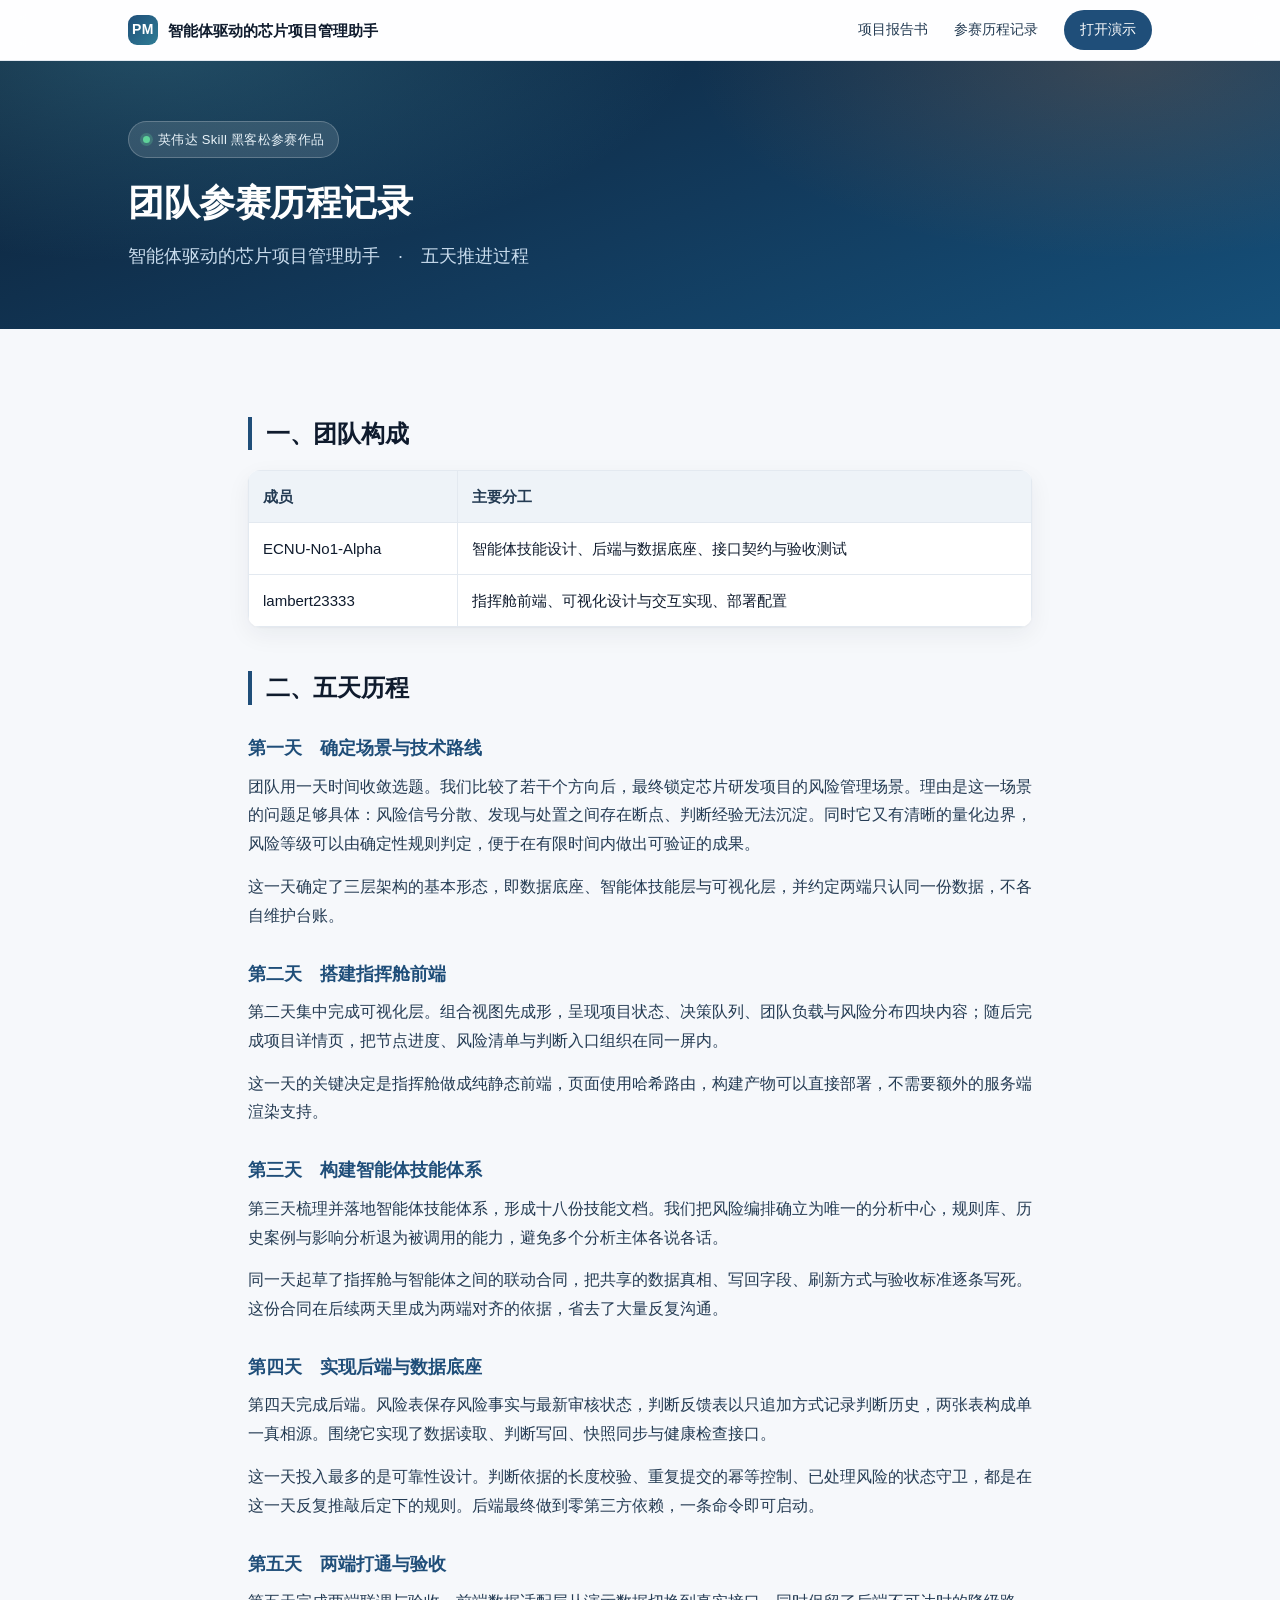
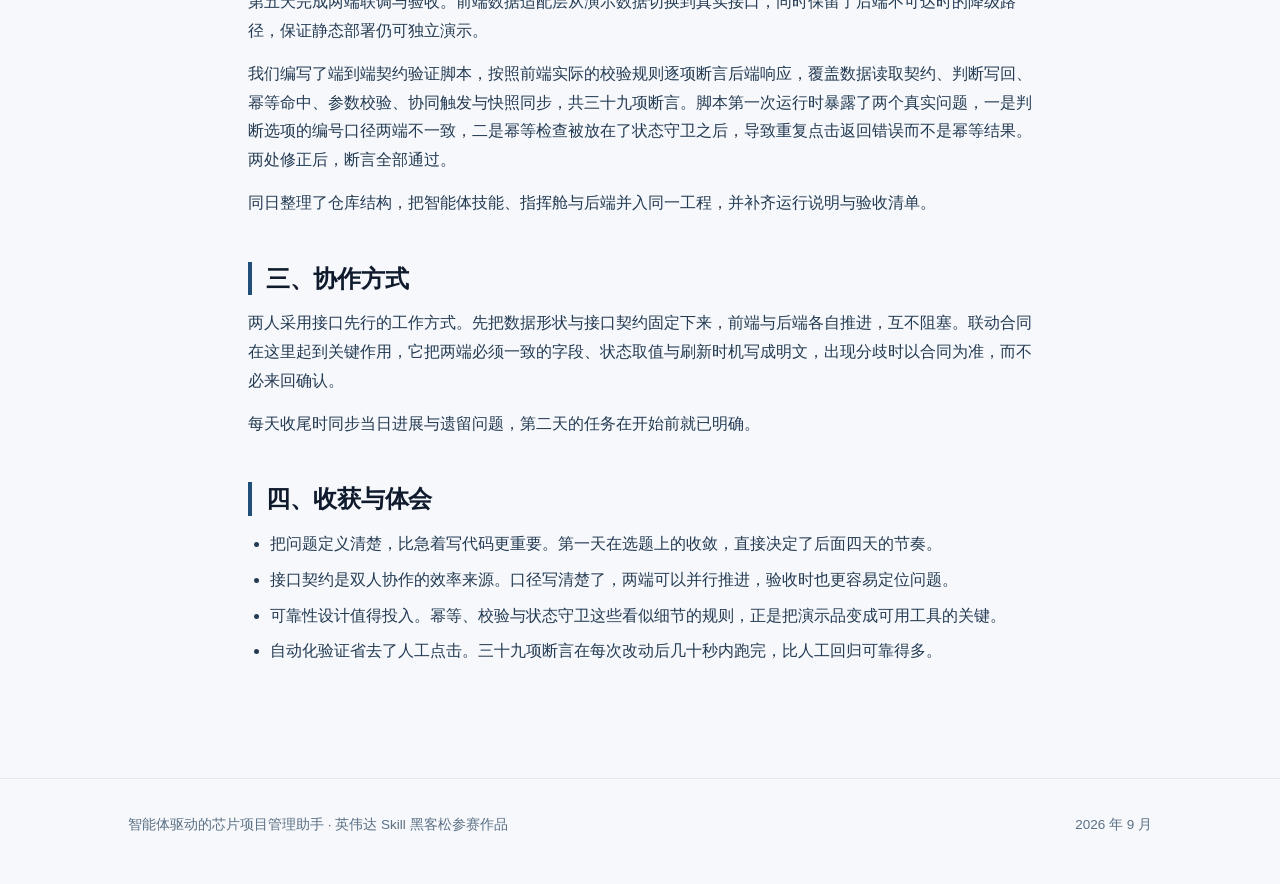
<file: journey.html>
<!doctype html>
<html lang="zh-CN"><head>
<meta charset="utf-8">
<meta name="viewport" content="width=device-width,initial-scale=1">
<title>参赛历程记录 · 智能体驱动的芯片项目管理助手</title>
<style>
:root{
  --ink:#0f1b2d; --ink2:#243b53; --muted:#5b7085; --line:#e3e9f0;
  --brand:#1f4e79; --brand-2:#2f7d95; --brand-3:#4a9db5;
  --accent:#e8833a; --ok:#2f9e6f; --bad:#d94f4f;
  --bg:#f6f8fb; --card:#ffffff; --radius:16px;
  --shadow:0 1px 2px rgba(15,27,45,.04),0 8px 24px rgba(15,27,45,.06);
  --shadow-lg:0 4px 12px rgba(15,27,45,.08),0 24px 60px rgba(15,27,45,.12);
}
*{box-sizing:border-box}
html{-webkit-text-size-adjust:100%}
body{
  margin:0;background:var(--bg);color:var(--ink);
  font:16px/1.8 -apple-system,BlinkMacSystemFont,"PingFang SC","Hiragino Sans GB","Microsoft YaHei",sans-serif;
  -webkit-font-smoothing:antialiased;
}
a{color:var(--brand);text-decoration:none}
a:hover{text-decoration:underline}
img{max-width:100%;display:block}
.wrap{max-width:1080px;margin:0 auto;padding:0 28px}
.narrow{max-width:840px}

/* ---------- 顶部导航 ---------- */
.topbar{
  position:sticky;top:0;z-index:20;background:rgba(255,255,255,.86);
  backdrop-filter:saturate(180%) blur(12px);border-bottom:1px solid var(--line);
}
.topbar .wrap{display:flex;align-items:center;justify-content:space-between;height:60px}
.brand{display:flex;align-items:center;gap:10px;font-weight:600;color:var(--ink);font-size:15px}
.brand:hover{text-decoration:none}
.logo{
  width:30px;height:30px;border-radius:9px;flex:none;
  background:linear-gradient(135deg,var(--brand),var(--brand-2));
  display:grid;place-items:center;color:#fff;font-size:14px;font-weight:700;letter-spacing:.5px;
}
.topnav{display:flex;gap:26px;font-size:14px;align-items:center}
.topnav a{color:var(--ink2)}
.topnav a.cta{
  background:var(--brand);color:#fff;padding:7px 16px;border-radius:999px;font-weight:500;
}
.topnav a.cta:hover{background:#183f63;text-decoration:none}

/* ---------- Hero ---------- */
.hero{
  background:
    radial-gradient(900px 380px at 12% -10%,rgba(74,157,181,.35),transparent 60%),
    radial-gradient(700px 320px at 88% 0%,rgba(232,131,58,.18),transparent 62%),
    linear-gradient(160deg,#0d2137 0%,#123a5c 55%,#15507a 100%);
  color:#fff;padding:76px 0 0;overflow:hidden;
}
.hero .wrap{position:relative}
.pill{
  display:inline-flex;align-items:center;gap:8px;font-size:13px;letter-spacing:.3px;
  background:rgba(255,255,255,.12);border:1px solid rgba(255,255,255,.22);
  padding:6px 14px;border-radius:999px;color:#e8f2f8;margin-bottom:22px;
}
.pill i{width:7px;height:7px;border-radius:50%;background:#5fd39a;display:block;box-shadow:0 0 0 3px rgba(95,211,154,.25)}
h1{
  font-size:44px;line-height:1.25;margin:0 0 16px;letter-spacing:-.5px;font-weight:700;
}
.hero p.lede{font-size:18px;line-height:1.75;color:#c9dced;margin:0 0 30px;max-width:640px}
.actions{display:flex;gap:14px;flex-wrap:wrap;margin-bottom:46px}
.btn{
  display:inline-flex;align-items:center;gap:8px;padding:12px 24px;border-radius:999px;
  font-size:15px;font-weight:500;transition:transform .15s ease,box-shadow .15s ease;
}
.btn:hover{text-decoration:none;transform:translateY(-1px)}
.btn.primary{background:#fff;color:#123a5c;box-shadow:0 8px 24px rgba(0,0,0,.18)}
.btn.ghost{background:rgba(255,255,255,.1);color:#fff;border:1px solid rgba(255,255,255,.3)}
.btn.ghost:hover{background:rgba(255,255,255,.16)}

/* 浏览器窗口截图 */
.shot{
  border-radius:14px 14px 0 0;overflow:hidden;background:#0b1a2b;
  box-shadow:0 -2px 60px rgba(0,0,0,.35);border:1px solid rgba(255,255,255,.12);border-bottom:0;
  margin-bottom:-2px;
}
.shot-bar{height:34px;background:#17324a;display:flex;align-items:center;gap:7px;padding:0 14px}
.shot-bar span{width:10px;height:10px;border-radius:50%;background:#3c5a75;display:block}
.shot-bar span:nth-child(1){background:#e0695f}
.shot-bar span:nth-child(2){background:#e0b055}
.shot-bar span:nth-child(3){background:#59b87a}
.shot img{width:100%;display:block}

/* ---------- 通用区块 ---------- */
section{padding:76px 0}
section.tight{padding:56px 0}
.eyebrow{
  font-size:13px;letter-spacing:2px;color:var(--brand-2);font-weight:600;
  text-transform:uppercase;margin-bottom:12px;
}
h2{font-size:30px;line-height:1.4;margin:0 0 16px;letter-spacing:-.3px;font-weight:700}
h3{font-size:19px;margin:0 0 10px;font-weight:600}
.sec-lede{font-size:17px;color:var(--muted);max-width:680px;margin:0 0 40px;line-height:1.8}
p{margin:0 0 14px}
.muted{color:var(--muted)}

/* 数字条 */
.stats{display:grid;grid-template-columns:repeat(4,1fr);gap:1px;background:var(--line);
  border:1px solid var(--line);border-radius:var(--radius);overflow:hidden;margin-top:-40px;position:relative;z-index:2}
.stats div{background:#fff;padding:24px 22px;text-align:center}
.stats b{display:block;font-size:30px;line-height:1.2;color:var(--brand);font-weight:700;letter-spacing:-.5px}
.stats span{font-size:13.5px;color:var(--muted)}

/* 卡片网格 */
.grid{display:grid;gap:20px}
.grid.c3{grid-template-columns:repeat(3,1fr)}
.grid.c2{grid-template-columns:repeat(2,1fr)}
.card{
  background:var(--card);border:1px solid var(--line);border-radius:var(--radius);
  padding:26px 24px;box-shadow:var(--shadow);
}
.card .num{
  width:34px;height:34px;border-radius:10px;display:grid;place-items:center;margin-bottom:16px;
  background:linear-gradient(135deg,rgba(47,125,149,.14),rgba(31,78,121,.14));
  color:var(--brand);font-weight:700;font-size:15px;
}
.card p{margin:0;color:var(--muted);font-size:15px;line-height:1.75}

/* 操作步骤 */
.steps{counter-reset:s;display:grid;gap:18px}
.step{
  display:grid;grid-template-columns:52px 1fr;gap:20px;align-items:start;
  background:#fff;border:1px solid var(--line);border-radius:var(--radius);padding:22px 26px;box-shadow:var(--shadow);
}
.step .idx{
  width:44px;height:44px;border-radius:50%;display:grid;place-items:center;font-weight:700;font-size:17px;
  background:linear-gradient(135deg,var(--brand),var(--brand-2));color:#fff;
}
.step h3{margin:6px 0 6px}
.step p{margin:0;color:var(--muted);font-size:15px}
.step code{background:#eef3f8;padding:2px 7px;border-radius:5px;font-size:13.5px;
  font-family:ui-monospace,SFMono-Regular,Menlo,monospace;color:var(--brand)}
.callout{
  margin-top:24px;background:linear-gradient(135deg,rgba(47,125,149,.08),rgba(31,78,121,.06));
  border:1px solid rgba(47,125,149,.22);border-radius:var(--radius);padding:20px 24px;font-size:15px;color:var(--ink2);
}
.callout b{color:var(--brand)}

/* 架构 */
.arch{background:#fff;border:1px solid var(--line);border-radius:var(--radius);overflow:hidden;box-shadow:var(--shadow)}
.arch-row{display:grid;grid-template-columns:170px 1fr;gap:0;border-bottom:1px solid var(--line)}
.arch-row:last-child{border-bottom:0}
.arch-row > div{padding:20px 24px}
.arch-row .k{background:#f8fafc;font-weight:600;color:var(--ink2);font-size:15px;border-right:1px solid var(--line)}
.arch-row .v{font-size:15px;color:var(--muted)}

/* 文档页 */
.doc h2{font-size:24px;margin:44px 0 14px;padding-left:14px;border-left:4px solid var(--brand)}
.doc h3{font-size:17.5px;margin:28px 0 8px;color:var(--brand)}
.doc ul{margin:12px 0 16px;padding-left:22px}
.doc li{margin:7px 0;color:var(--ink2)}
.doc p{color:var(--ink2)}
.doc table{width:100%;border-collapse:collapse;margin:20px 0;font-size:15px;background:#fff;
  border-radius:12px;overflow:hidden;box-shadow:var(--shadow)}
.doc th,.doc td{border:1px solid var(--line);padding:12px 14px;text-align:left;vertical-align:top}
.doc th{background:#eef3f8;font-weight:600;color:var(--ink2)}

footer{border-top:1px solid var(--line);padding:34px 0 46px;margin-top:20px}
footer .wrap{display:flex;justify-content:space-between;gap:16px;flex-wrap:wrap;color:var(--muted);font-size:13.5px}

@media(max-width:900px){
  .stats{grid-template-columns:repeat(2,1fr)}
  .grid.c3,.grid.c2{grid-template-columns:1fr}
  h1{font-size:32px}
  h2{font-size:24px}
  .arch-row{grid-template-columns:1fr}
  .arch-row .k{border-right:0;border-bottom:1px solid var(--line)}
  .topnav a:not(.cta){display:none}
}
</style>
</head><body>


<div class="topbar"><div class="wrap">
  <a class="brand" href="./index.html"><span class="logo">PM</span>智能体驱动的芯片项目管理助手</a>
  <nav class="topnav">
    <a href="./report.html">项目报告书</a>
    <a href="./journey.html">参赛历程记录</a>
    <a class="cta" href="./app/index.html">打开演示</a>
  </nav>
</div></div>
<header class="hero" style="padding:60px 0 56px"><div class="wrap">
  <div class="pill"><i></i>英伟达 Skill 黑客松参赛作品</div>
  <h1 style="font-size:36px">团队参赛历程记录</h1>
  <p class="lede" style="margin-bottom:0">智能体驱动的芯片项目管理助手　·　五天推进过程</p>
</div></header>
<section style="padding-top:44px">
<div class="wrap narrow doc">
  <h2>一、团队构成</h2>
  <table>
    <tr><th>成员</th><th>主要分工</th></tr>
    <tr><td>ECNU-No1-Alpha</td><td>智能体技能设计、后端与数据底座、接口契约与验收测试</td></tr>
    <tr><td>lambert23333</td><td>指挥舱前端、可视化设计与交互实现、部署配置</td></tr>
  </table>

  <h2>二、五天历程</h2>

  <h3>第一天　确定场景与技术路线</h3>
  <p>团队用一天时间收敛选题。我们比较了若干个方向后，最终锁定芯片研发项目的风险管理场景。理由是这一场景的问题足够具体：风险信号分散、发现与处置之间存在断点、判断经验无法沉淀。同时它又有清晰的量化边界，风险等级可以由确定性规则判定，便于在有限时间内做出可验证的成果。</p>
  <p>这一天确定了三层架构的基本形态，即数据底座、智能体技能层与可视化层，并约定两端只认同一份数据，不各自维护台账。</p>

  <h3>第二天　搭建指挥舱前端</h3>
  <p>第二天集中完成可视化层。组合视图先成形，呈现项目状态、决策队列、团队负载与风险分布四块内容；随后完成项目详情页，把节点进度、风险清单与判断入口组织在同一屏内。</p>
  <p>这一天的关键决定是指挥舱做成纯静态前端，页面使用哈希路由，构建产物可以直接部署，不需要额外的服务端渲染支持。</p>

  <h3>第三天　构建智能体技能体系</h3>
  <p>第三天梳理并落地智能体技能体系，形成十八份技能文档。我们把风险编排确立为唯一的分析中心，规则库、历史案例与影响分析退为被调用的能力，避免多个分析主体各说各话。</p>
  <p>同一天起草了指挥舱与智能体之间的联动合同，把共享的数据真相、写回字段、刷新方式与验收标准逐条写死。这份合同在后续两天里成为两端对齐的依据，省去了大量反复沟通。</p>

  <h3>第四天　实现后端与数据底座</h3>
  <p>第四天完成后端。风险表保存风险事实与最新审核状态，判断反馈表以只追加方式记录判断历史，两张表构成单一真相源。围绕它实现了数据读取、判断写回、快照同步与健康检查接口。</p>
  <p>这一天投入最多的是可靠性设计。判断依据的长度校验、重复提交的幂等控制、已处理风险的状态守卫，都是在这一天反复推敲后定下的规则。后端最终做到零第三方依赖，一条命令即可启动。</p>

  <h3>第五天　两端打通与验收</h3>
  <p>第五天完成两端联调与验收。前端数据适配层从演示数据切换到真实接口，同时保留了后端不可达时的降级路径，保证静态部署仍可独立演示。</p>
  <p>我们编写了端到端契约验证脚本，按照前端实际的校验规则逐项断言后端响应，覆盖数据读取契约、判断写回、幂等命中、参数校验、协同触发与快照同步，共三十九项断言。脚本第一次运行时暴露了两个真实问题，一是判断选项的编号口径两端不一致，二是幂等检查被放在了状态守卫之后，导致重复点击返回错误而不是幂等结果。两处修正后，断言全部通过。</p>
  <p>同日整理了仓库结构，把智能体技能、指挥舱与后端并入同一工程，并补齐运行说明与验收清单。</p>

  <h2>三、协作方式</h2>
  <p>两人采用接口先行的工作方式。先把数据形状与接口契约固定下来，前端与后端各自推进，互不阻塞。联动合同在这里起到关键作用，它把两端必须一致的字段、状态取值与刷新时机写成明文，出现分歧时以合同为准，而不必来回确认。</p>
  <p>每天收尾时同步当日进展与遗留问题，第二天的任务在开始前就已明确。</p>

  <h2>四、收获与体会</h2>
  <ul>
    <li>把问题定义清楚，比急着写代码更重要。第一天在选题上的收敛，直接决定了后面四天的节奏。</li>
    <li>接口契约是双人协作的效率来源。口径写清楚了，两端可以并行推进，验收时也更容易定位问题。</li>
    <li>可靠性设计值得投入。幂等、校验与状态守卫这些看似细节的规则，正是把演示品变成可用工具的关键。</li>
    <li>自动化验证省去了人工点击。三十九项断言在每次改动后几十秒内跑完，比人工回归可靠得多。</li>
  </ul>
</div></section>

<footer><div class="wrap">
  <span>智能体驱动的芯片项目管理助手 · 英伟达 Skill 黑客松参赛作品</span>
  <span>2026 年 9 月</span>
</div></footer>
</body></html>
</file>
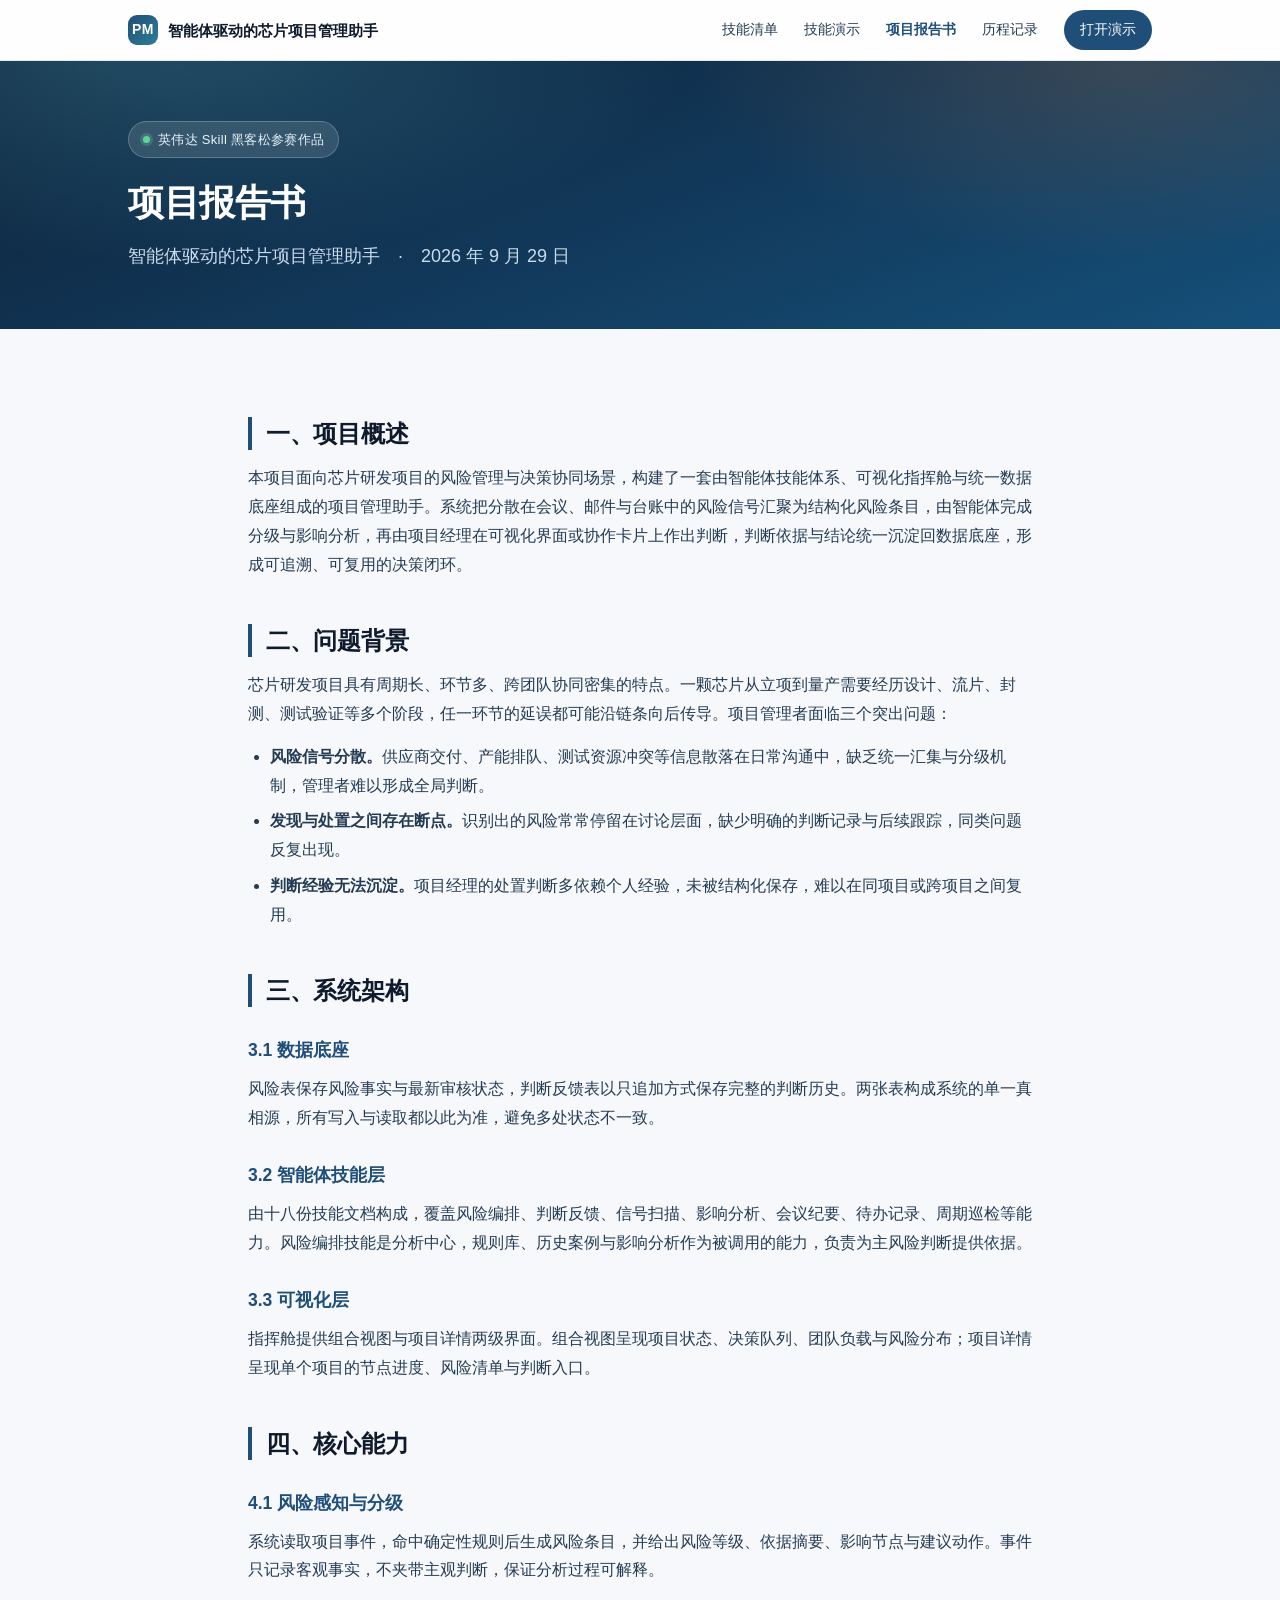
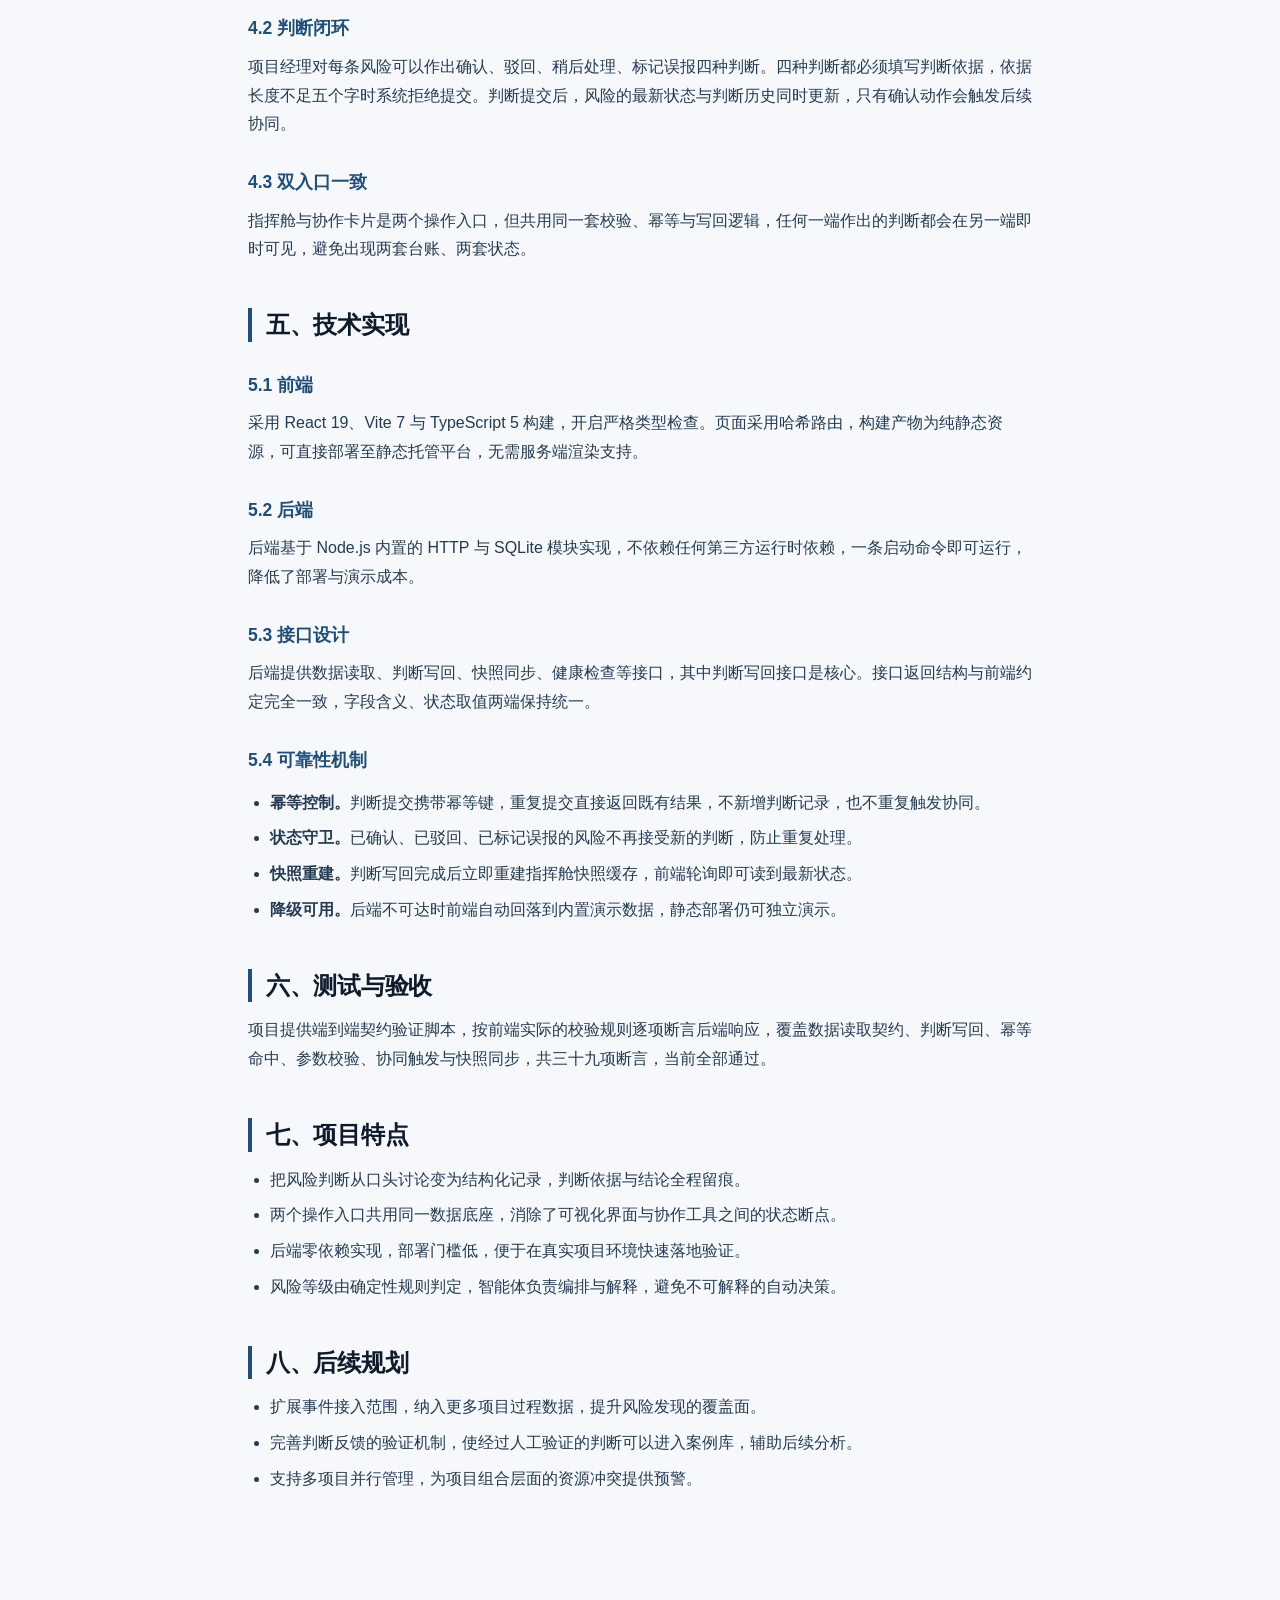
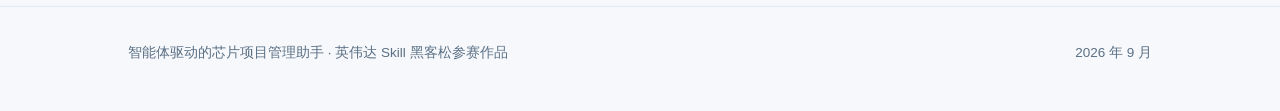
<file: report.html>
<!doctype html>
<html lang="zh-CN"><head>
<meta charset="utf-8">
<meta name="viewport" content="width=device-width,initial-scale=1">
<title>项目报告书 · 智能体驱动的芯片项目管理助手</title>
<style>
:root{
  --ink:#0f1b2d; --ink2:#243b53; --muted:#5b7085; --line:#e3e9f0;
  --brand:#1f4e79; --brand-2:#2f7d95; --brand-3:#4a9db5;
  --accent:#e8833a; --ok:#2f9e6f; --bad:#d94f4f;
  --bg:#f6f8fb; --card:#ffffff; --radius:16px;
  --shadow:0 1px 2px rgba(15,27,45,.04),0 8px 24px rgba(15,27,45,.06);
  --shadow-lg:0 4px 12px rgba(15,27,45,.08),0 24px 60px rgba(15,27,45,.12);
}
*{box-sizing:border-box}
html{-webkit-text-size-adjust:100%}
body{
  margin:0;background:var(--bg);color:var(--ink);
  font:16px/1.8 -apple-system,BlinkMacSystemFont,"PingFang SC","Hiragino Sans GB","Microsoft YaHei",sans-serif;
  -webkit-font-smoothing:antialiased;
}
a{color:var(--brand);text-decoration:none}
a:hover{text-decoration:underline}
img{max-width:100%;display:block}
.wrap{max-width:1080px;margin:0 auto;padding:0 28px}
.narrow{max-width:840px}

/* ---------- 顶部导航 ---------- */
.topbar{
  position:sticky;top:0;z-index:20;background:rgba(255,255,255,.86);
  backdrop-filter:saturate(180%) blur(12px);border-bottom:1px solid var(--line);
}
.topbar .wrap{display:flex;align-items:center;justify-content:space-between;height:60px}
.brand{display:flex;align-items:center;gap:10px;font-weight:600;color:var(--ink);font-size:15px}
.brand:hover{text-decoration:none}
.logo{
  width:30px;height:30px;border-radius:9px;flex:none;
  background:linear-gradient(135deg,var(--brand),var(--brand-2));
  display:grid;place-items:center;color:#fff;font-size:14px;font-weight:700;letter-spacing:.5px;
}
.topnav{display:flex;gap:26px;font-size:14px;align-items:center}
.topnav a{color:var(--ink2)}
.topnav a.cta{
  background:var(--brand);color:#fff;padding:7px 16px;border-radius:999px;font-weight:500;
}
.topnav a.cta:hover{background:#183f63;text-decoration:none}

/* ---------- Hero ---------- */
.hero{
  background:
    radial-gradient(900px 380px at 12% -10%,rgba(74,157,181,.35),transparent 60%),
    radial-gradient(700px 320px at 88% 0%,rgba(232,131,58,.18),transparent 62%),
    linear-gradient(160deg,#0d2137 0%,#123a5c 55%,#15507a 100%);
  color:#fff;padding:76px 0 0;overflow:hidden;
}
.hero .wrap{position:relative}
.pill{
  display:inline-flex;align-items:center;gap:8px;font-size:13px;letter-spacing:.3px;
  background:rgba(255,255,255,.12);border:1px solid rgba(255,255,255,.22);
  padding:6px 14px;border-radius:999px;color:#e8f2f8;margin-bottom:22px;
}
.pill i{width:7px;height:7px;border-radius:50%;background:#5fd39a;display:block;box-shadow:0 0 0 3px rgba(95,211,154,.25)}
h1{
  font-size:44px;line-height:1.25;margin:0 0 16px;letter-spacing:-.5px;font-weight:700;
}
.hero p.lede{font-size:18px;line-height:1.75;color:#c9dced;margin:0 0 30px;max-width:640px}
.actions{display:flex;gap:14px;flex-wrap:wrap;margin-bottom:46px}
.btn{
  display:inline-flex;align-items:center;gap:8px;padding:12px 24px;border-radius:999px;
  font-size:15px;font-weight:500;transition:transform .15s ease,box-shadow .15s ease;
}
.btn:hover{text-decoration:none;transform:translateY(-1px)}
.btn.primary{background:#fff;color:#123a5c;box-shadow:0 8px 24px rgba(0,0,0,.18)}
.btn.ghost{background:rgba(255,255,255,.1);color:#fff;border:1px solid rgba(255,255,255,.3)}
.btn.ghost:hover{background:rgba(255,255,255,.16)}

/* 浏览器窗口截图 */
.shot{
  border-radius:14px 14px 0 0;overflow:hidden;background:#0b1a2b;
  box-shadow:0 -2px 60px rgba(0,0,0,.35);border:1px solid rgba(255,255,255,.12);border-bottom:0;
  margin-bottom:-2px;
}
.shot-bar{height:34px;background:#17324a;display:flex;align-items:center;gap:7px;padding:0 14px}
.shot-bar span{width:10px;height:10px;border-radius:50%;background:#3c5a75;display:block}
.shot-bar span:nth-child(1){background:#e0695f}
.shot-bar span:nth-child(2){background:#e0b055}
.shot-bar span:nth-child(3){background:#59b87a}
.shot img{width:100%;display:block}

/* ---------- 通用区块 ---------- */
section{padding:76px 0}
section.tight{padding:56px 0}
.eyebrow{
  font-size:13px;letter-spacing:2px;color:var(--brand-2);font-weight:600;
  text-transform:uppercase;margin-bottom:12px;
}
h2{font-size:30px;line-height:1.4;margin:0 0 16px;letter-spacing:-.3px;font-weight:700}
h3{font-size:19px;margin:0 0 10px;font-weight:600}
.sec-lede{font-size:17px;color:var(--muted);max-width:680px;margin:0 0 40px;line-height:1.8}
p{margin:0 0 14px}
.muted{color:var(--muted)}

/* 数字条 */
.stats{display:grid;grid-template-columns:repeat(4,1fr);gap:1px;background:var(--line);
  border:1px solid var(--line);border-radius:var(--radius);overflow:hidden;margin-top:-40px;position:relative;z-index:2}
.stats div{background:#fff;padding:24px 22px;text-align:center}
.stats b{display:block;font-size:30px;line-height:1.2;color:var(--brand);font-weight:700;letter-spacing:-.5px}
.stats span{font-size:13.5px;color:var(--muted)}

/* 卡片网格 */
.grid{display:grid;gap:20px}
.grid.c3{grid-template-columns:repeat(3,1fr)}
.grid.c2{grid-template-columns:repeat(2,1fr)}
.card{
  background:var(--card);border:1px solid var(--line);border-radius:var(--radius);
  padding:26px 24px;box-shadow:var(--shadow);
}
.card .num{
  width:34px;height:34px;border-radius:10px;display:grid;place-items:center;margin-bottom:16px;
  background:linear-gradient(135deg,rgba(47,125,149,.14),rgba(31,78,121,.14));
  color:var(--brand);font-weight:700;font-size:15px;
}
.card p{margin:0;color:var(--muted);font-size:15px;line-height:1.75}

/* 操作步骤 */
.steps{counter-reset:s;display:grid;gap:18px}
.step{
  display:grid;grid-template-columns:52px 1fr;gap:20px;align-items:start;
  background:#fff;border:1px solid var(--line);border-radius:var(--radius);padding:22px 26px;box-shadow:var(--shadow);
}
.step .idx{
  width:44px;height:44px;border-radius:50%;display:grid;place-items:center;font-weight:700;font-size:17px;
  background:linear-gradient(135deg,var(--brand),var(--brand-2));color:#fff;
}
.step h3{margin:6px 0 6px}
.step p{margin:0;color:var(--muted);font-size:15px}
.step code{background:#eef3f8;padding:2px 7px;border-radius:5px;font-size:13.5px;
  font-family:ui-monospace,SFMono-Regular,Menlo,monospace;color:var(--brand)}
.callout{
  margin-top:24px;background:linear-gradient(135deg,rgba(47,125,149,.08),rgba(31,78,121,.06));
  border:1px solid rgba(47,125,149,.22);border-radius:var(--radius);padding:20px 24px;font-size:15px;color:var(--ink2);
}
.callout b{color:var(--brand)}

/* 架构 */
.arch{background:#fff;border:1px solid var(--line);border-radius:var(--radius);overflow:hidden;box-shadow:var(--shadow)}
.arch-row{display:grid;grid-template-columns:170px 1fr;gap:0;border-bottom:1px solid var(--line)}
.arch-row:last-child{border-bottom:0}
.arch-row > div{padding:20px 24px}
.arch-row .k{background:#f8fafc;font-weight:600;color:var(--ink2);font-size:15px;border-right:1px solid var(--line)}
.arch-row .v{font-size:15px;color:var(--muted)}

/* 文档页 */
.doc h2{font-size:24px;margin:44px 0 14px;padding-left:14px;border-left:4px solid var(--brand)}
.doc h3{font-size:17.5px;margin:28px 0 8px;color:var(--brand)}
.doc ul{margin:12px 0 16px;padding-left:22px}
.doc li{margin:7px 0;color:var(--ink2)}
.doc p{color:var(--ink2)}
.doc table{width:100%;border-collapse:collapse;margin:20px 0;font-size:15px;background:#fff;
  border-radius:12px;overflow:hidden;box-shadow:var(--shadow)}
.doc th,.doc td{border:1px solid var(--line);padding:12px 14px;text-align:left;vertical-align:top}
.doc th{background:#eef3f8;font-weight:600;color:var(--ink2)}

footer{border-top:1px solid var(--line);padding:34px 0 46px;margin-top:20px}
footer .wrap{display:flex;justify-content:space-between;gap:16px;flex-wrap:wrap;color:var(--muted);font-size:13.5px}

@media(max-width:900px){
  .stats{grid-template-columns:repeat(2,1fr)}
  .grid.c3,.grid.c2{grid-template-columns:1fr}
  h1{font-size:32px}
  h2{font-size:24px}
  .arch-row{grid-template-columns:1fr}
  .arch-row .k{border-right:0;border-bottom:1px solid var(--line)}
  .topnav a:not(.cta){display:none}
}
</style>
</head><body>


<div class="topbar"><div class="wrap">
  <a class="brand" href="./index.html"><span class="logo">PM</span>智能体驱动的芯片项目管理助手</a>
  <nav class="topnav">
    <a href="./skills.html">技能清单</a>
    <a href="./demo.html">技能演示</a>
    <a href="./report.html" style="color:var(--brand);font-weight:600">项目报告书</a>
    <a href="./journey.html">历程记录</a>
    <a class="cta" href="./app/index.html">打开演示</a>
  </nav>
</div></div>
<header class="hero" style="padding:60px 0 56px"><div class="wrap">
  <div class="pill"><i></i>英伟达 Skill 黑客松参赛作品</div>
  <h1 style="font-size:36px">项目报告书</h1>
  <p class="lede" style="margin-bottom:0">智能体驱动的芯片项目管理助手　·　2026 年 9 月 29 日</p>
</div></header>
<section style="padding-top:44px">
<div class="wrap narrow doc">
  <h2>一、项目概述</h2>
  <p>本项目面向芯片研发项目的风险管理与决策协同场景，构建了一套由智能体技能体系、可视化指挥舱与统一数据底座组成的项目管理助手。系统把分散在会议、邮件与台账中的风险信号汇聚为结构化风险条目，由智能体完成分级与影响分析，再由项目经理在可视化界面或协作卡片上作出判断，判断依据与结论统一沉淀回数据底座，形成可追溯、可复用的决策闭环。</p>

  <h2>二、问题背景</h2>
  <p>芯片研发项目具有周期长、环节多、跨团队协同密集的特点。一颗芯片从立项到量产需要经历设计、流片、封测、测试验证等多个阶段，任一环节的延误都可能沿链条向后传导。项目管理者面临三个突出问题：</p>
  <ul>
    <li><strong>风险信号分散。</strong>供应商交付、产能排队、测试资源冲突等信息散落在日常沟通中，缺乏统一汇集与分级机制，管理者难以形成全局判断。</li>
    <li><strong>发现与处置之间存在断点。</strong>识别出的风险常常停留在讨论层面，缺少明确的判断记录与后续跟踪，同类问题反复出现。</li>
    <li><strong>判断经验无法沉淀。</strong>项目经理的处置判断多依赖个人经验，未被结构化保存，难以在同项目或跨项目之间复用。</li>
  </ul>

  <h2>三、系统架构</h2>
  <h3>3.1 数据底座</h3>
  <p>风险表保存风险事实与最新审核状态，判断反馈表以只追加方式保存完整的判断历史。两张表构成系统的单一真相源，所有写入与读取都以此为准，避免多处状态不一致。</p>
  <h3>3.2 智能体技能层</h3>
  <p>由十八份技能文档构成，覆盖风险编排、判断反馈、信号扫描、影响分析、会议纪要、待办记录、周期巡检等能力。风险编排技能是分析中心，规则库、历史案例与影响分析作为被调用的能力，负责为主风险判断提供依据。</p>
  <h3>3.3 可视化层</h3>
  <p>指挥舱提供组合视图与项目详情两级界面。组合视图呈现项目状态、决策队列、团队负载与风险分布；项目详情呈现单个项目的节点进度、风险清单与判断入口。</p>

  <h2>四、核心能力</h2>
  <h3>4.1 风险感知与分级</h3>
  <p>系统读取项目事件，命中确定性规则后生成风险条目，并给出风险等级、依据摘要、影响节点与建议动作。事件只记录客观事实，不夹带主观判断，保证分析过程可解释。</p>
  <h3>4.2 判断闭环</h3>
  <p>项目经理对每条风险可以作出确认、驳回、稍后处理、标记误报四种判断。四种判断都必须填写判断依据，依据长度不足五个字时系统拒绝提交。判断提交后，风险的最新状态与判断历史同时更新，只有确认动作会触发后续协同。</p>
  <h3>4.3 双入口一致</h3>
  <p>指挥舱与协作卡片是两个操作入口，但共用同一套校验、幂等与写回逻辑，任何一端作出的判断都会在另一端即时可见，避免出现两套台账、两套状态。</p>

  <h2>五、技术实现</h2>
  <h3>5.1 前端</h3>
  <p>采用 React 19、Vite 7 与 TypeScript 5 构建，开启严格类型检查。页面采用哈希路由，构建产物为纯静态资源，可直接部署至静态托管平台，无需服务端渲染支持。</p>
  <h3>5.2 后端</h3>
  <p>后端基于 Node.js 内置的 HTTP 与 SQLite 模块实现，不依赖任何第三方运行时依赖，一条启动命令即可运行，降低了部署与演示成本。</p>
  <h3>5.3 接口设计</h3>
  <p>后端提供数据读取、判断写回、快照同步、健康检查等接口，其中判断写回接口是核心。接口返回结构与前端约定完全一致，字段含义、状态取值两端保持统一。</p>
  <h3>5.4 可靠性机制</h3>
  <ul>
    <li><strong>幂等控制。</strong>判断提交携带幂等键，重复提交直接返回既有结果，不新增判断记录，也不重复触发协同。</li>
    <li><strong>状态守卫。</strong>已确认、已驳回、已标记误报的风险不再接受新的判断，防止重复处理。</li>
    <li><strong>快照重建。</strong>判断写回完成后立即重建指挥舱快照缓存，前端轮询即可读到最新状态。</li>
    <li><strong>降级可用。</strong>后端不可达时前端自动回落到内置演示数据，静态部署仍可独立演示。</li>
  </ul>

  <h2>六、测试与验收</h2>
  <p>项目提供端到端契约验证脚本，按前端实际的校验规则逐项断言后端响应，覆盖数据读取契约、判断写回、幂等命中、参数校验、协同触发与快照同步，共三十九项断言，当前全部通过。</p>

  <h2>七、项目特点</h2>
  <ul>
    <li>把风险判断从口头讨论变为结构化记录，判断依据与结论全程留痕。</li>
    <li>两个操作入口共用同一数据底座，消除了可视化界面与协作工具之间的状态断点。</li>
    <li>后端零依赖实现，部署门槛低，便于在真实项目环境快速落地验证。</li>
    <li>风险等级由确定性规则判定，智能体负责编排与解释，避免不可解释的自动决策。</li>
  </ul>

  <h2>八、后续规划</h2>
  <ul>
    <li>扩展事件接入范围，纳入更多项目过程数据，提升风险发现的覆盖面。</li>
    <li>完善判断反馈的验证机制，使经过人工验证的判断可以进入案例库，辅助后续分析。</li>
    <li>支持多项目并行管理，为项目组合层面的资源冲突提供预警。</li>
  </ul>
</div></section>

<footer><div class="wrap">
  <span>智能体驱动的芯片项目管理助手 · 英伟达 Skill 黑客松参赛作品</span>
  <span>2026 年 9 月</span>
</div></footer>
</body></html>
</file>
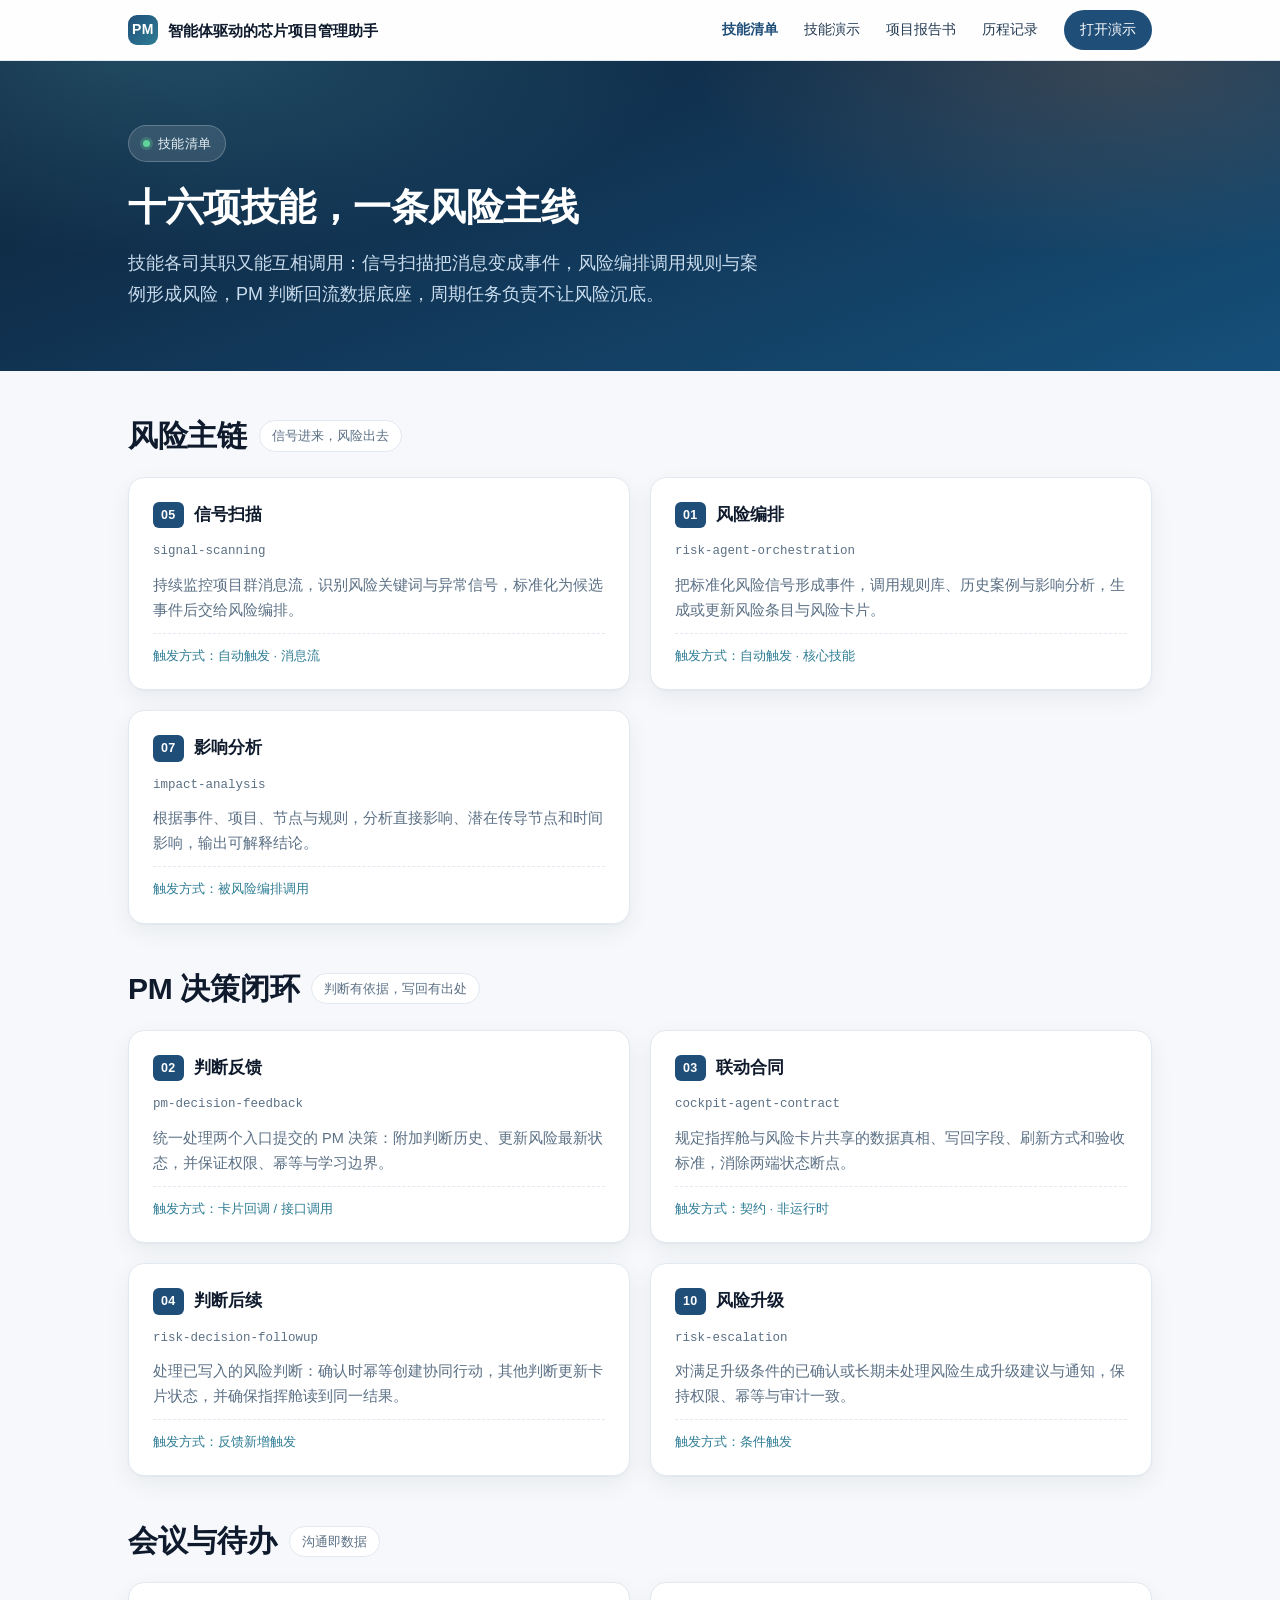
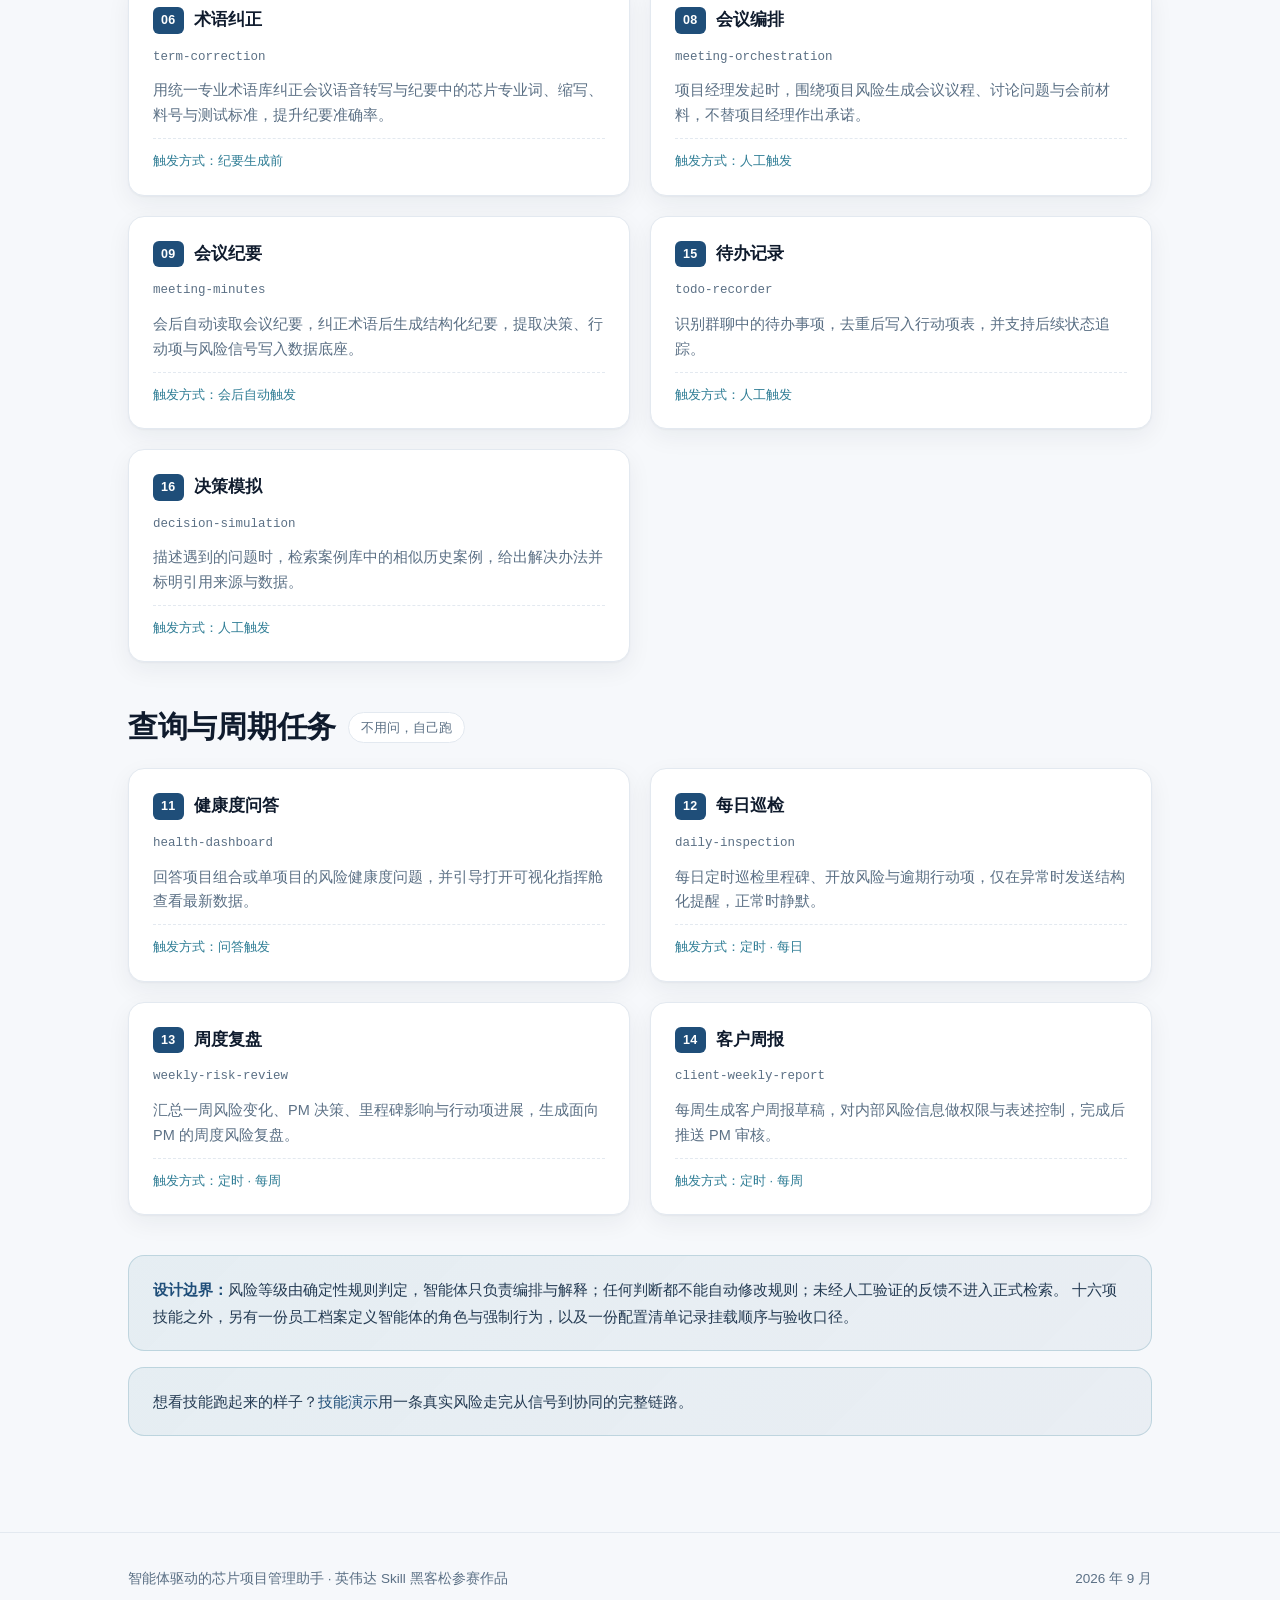
<file: skills.html>
<!doctype html>
<html lang="zh-CN"><head>
<meta charset="utf-8">
<meta name="viewport" content="width=device-width,initial-scale=1">
<title>技能清单 · 智能体驱动的芯片项目管理助手</title>
<style>
:root{
  --ink:#0f1b2d; --ink2:#243b53; --muted:#5b7085; --line:#e3e9f0;
  --brand:#1f4e79; --brand-2:#2f7d95; --brand-3:#4a9db5;
  --accent:#e8833a; --ok:#2f9e6f; --bad:#d94f4f;
  --bg:#f6f8fb; --card:#ffffff; --radius:16px;
  --shadow:0 1px 2px rgba(15,27,45,.04),0 8px 24px rgba(15,27,45,.06);
  --shadow-lg:0 4px 12px rgba(15,27,45,.08),0 24px 60px rgba(15,27,45,.12);
}
*{box-sizing:border-box}
html{-webkit-text-size-adjust:100%}
body{
  margin:0;background:var(--bg);color:var(--ink);
  font:16px/1.8 -apple-system,BlinkMacSystemFont,"PingFang SC","Hiragino Sans GB","Microsoft YaHei",sans-serif;
  -webkit-font-smoothing:antialiased;
}
a{color:var(--brand);text-decoration:none}
a:hover{text-decoration:underline}
img{max-width:100%;display:block}
.wrap{max-width:1080px;margin:0 auto;padding:0 28px}
.narrow{max-width:840px}

/* ---------- 顶部导航 ---------- */
.topbar{
  position:sticky;top:0;z-index:20;background:rgba(255,255,255,.86);
  backdrop-filter:saturate(180%) blur(12px);border-bottom:1px solid var(--line);
}
.topbar .wrap{display:flex;align-items:center;justify-content:space-between;height:60px}
.brand{display:flex;align-items:center;gap:10px;font-weight:600;color:var(--ink);font-size:15px}
.brand:hover{text-decoration:none}
.logo{
  width:30px;height:30px;border-radius:9px;flex:none;
  background:linear-gradient(135deg,var(--brand),var(--brand-2));
  display:grid;place-items:center;color:#fff;font-size:14px;font-weight:700;letter-spacing:.5px;
}
.topnav{display:flex;gap:26px;font-size:14px;align-items:center}
.topnav a{color:var(--ink2)}
.topnav a.cta{
  background:var(--brand);color:#fff;padding:7px 16px;border-radius:999px;font-weight:500;
}
.topnav a.cta:hover{background:#183f63;text-decoration:none}

/* ---------- Hero ---------- */
.hero{
  background:
    radial-gradient(900px 380px at 12% -10%,rgba(74,157,181,.35),transparent 60%),
    radial-gradient(700px 320px at 88% 0%,rgba(232,131,58,.18),transparent 62%),
    linear-gradient(160deg,#0d2137 0%,#123a5c 55%,#15507a 100%);
  color:#fff;padding:76px 0 0;overflow:hidden;
}
.hero .wrap{position:relative}
.pill{
  display:inline-flex;align-items:center;gap:8px;font-size:13px;letter-spacing:.3px;
  background:rgba(255,255,255,.12);border:1px solid rgba(255,255,255,.22);
  padding:6px 14px;border-radius:999px;color:#e8f2f8;margin-bottom:22px;
}
.pill i{width:7px;height:7px;border-radius:50%;background:#5fd39a;display:block;box-shadow:0 0 0 3px rgba(95,211,154,.25)}
h1{
  font-size:44px;line-height:1.25;margin:0 0 16px;letter-spacing:-.5px;font-weight:700;
}
.hero p.lede{font-size:18px;line-height:1.75;color:#c9dced;margin:0 0 30px;max-width:640px}
.actions{display:flex;gap:14px;flex-wrap:wrap;margin-bottom:46px}
.btn{
  display:inline-flex;align-items:center;gap:8px;padding:12px 24px;border-radius:999px;
  font-size:15px;font-weight:500;transition:transform .15s ease,box-shadow .15s ease;
}
.btn:hover{text-decoration:none;transform:translateY(-1px)}
.btn.primary{background:#fff;color:#123a5c;box-shadow:0 8px 24px rgba(0,0,0,.18)}
.btn.ghost{background:rgba(255,255,255,.1);color:#fff;border:1px solid rgba(255,255,255,.3)}
.btn.ghost:hover{background:rgba(255,255,255,.16)}

/* 浏览器窗口截图 */
.shot{
  border-radius:14px 14px 0 0;overflow:hidden;background:#0b1a2b;
  box-shadow:0 -2px 60px rgba(0,0,0,.35);border:1px solid rgba(255,255,255,.12);border-bottom:0;
  margin-bottom:-2px;
}
.shot-bar{height:34px;background:#17324a;display:flex;align-items:center;gap:7px;padding:0 14px}
.shot-bar span{width:10px;height:10px;border-radius:50%;background:#3c5a75;display:block}
.shot-bar span:nth-child(1){background:#e0695f}
.shot-bar span:nth-child(2){background:#e0b055}
.shot-bar span:nth-child(3){background:#59b87a}
.shot img{width:100%;display:block}

/* ---------- 通用区块 ---------- */
section{padding:76px 0}
section.tight{padding:56px 0}
.eyebrow{
  font-size:13px;letter-spacing:2px;color:var(--brand-2);font-weight:600;
  text-transform:uppercase;margin-bottom:12px;
}
h2{font-size:30px;line-height:1.4;margin:0 0 16px;letter-spacing:-.3px;font-weight:700}
h3{font-size:19px;margin:0 0 10px;font-weight:600}
.sec-lede{font-size:17px;color:var(--muted);max-width:680px;margin:0 0 40px;line-height:1.8}
p{margin:0 0 14px}
.muted{color:var(--muted)}

/* 数字条 */
.stats{display:grid;grid-template-columns:repeat(4,1fr);gap:1px;background:var(--line);
  border:1px solid var(--line);border-radius:var(--radius);overflow:hidden;margin-top:-40px;position:relative;z-index:2}
.stats div{background:#fff;padding:24px 22px;text-align:center}
.stats b{display:block;font-size:30px;line-height:1.2;color:var(--brand);font-weight:700;letter-spacing:-.5px}
.stats span{font-size:13.5px;color:var(--muted)}

/* 卡片网格 */
.grid{display:grid;gap:20px}
.grid.c3{grid-template-columns:repeat(3,1fr)}
.grid.c2{grid-template-columns:repeat(2,1fr)}
.card{
  background:var(--card);border:1px solid var(--line);border-radius:var(--radius);
  padding:26px 24px;box-shadow:var(--shadow);
}
.card .num{
  width:34px;height:34px;border-radius:10px;display:grid;place-items:center;margin-bottom:16px;
  background:linear-gradient(135deg,rgba(47,125,149,.14),rgba(31,78,121,.14));
  color:var(--brand);font-weight:700;font-size:15px;
}
.card p{margin:0;color:var(--muted);font-size:15px;line-height:1.75}

/* 操作步骤 */
.steps{counter-reset:s;display:grid;gap:18px}
.step{
  display:grid;grid-template-columns:52px 1fr;gap:20px;align-items:start;
  background:#fff;border:1px solid var(--line);border-radius:var(--radius);padding:22px 26px;box-shadow:var(--shadow);
}
.step .idx{
  width:44px;height:44px;border-radius:50%;display:grid;place-items:center;font-weight:700;font-size:17px;
  background:linear-gradient(135deg,var(--brand),var(--brand-2));color:#fff;
}
.step h3{margin:6px 0 6px}
.step p{margin:0;color:var(--muted);font-size:15px}
.step code{background:#eef3f8;padding:2px 7px;border-radius:5px;font-size:13.5px;
  font-family:ui-monospace,SFMono-Regular,Menlo,monospace;color:var(--brand)}
.callout{
  margin-top:24px;background:linear-gradient(135deg,rgba(47,125,149,.08),rgba(31,78,121,.06));
  border:1px solid rgba(47,125,149,.22);border-radius:var(--radius);padding:20px 24px;font-size:15px;color:var(--ink2);
}
.callout b{color:var(--brand)}

/* 架构 */
.arch{background:#fff;border:1px solid var(--line);border-radius:var(--radius);overflow:hidden;box-shadow:var(--shadow)}
.arch-row{display:grid;grid-template-columns:170px 1fr;gap:0;border-bottom:1px solid var(--line)}
.arch-row:last-child{border-bottom:0}
.arch-row > div{padding:20px 24px}
.arch-row .k{background:#f8fafc;font-weight:600;color:var(--ink2);font-size:15px;border-right:1px solid var(--line)}
.arch-row .v{font-size:15px;color:var(--muted)}

/* 文档页 */
.doc h2{font-size:24px;margin:44px 0 14px;padding-left:14px;border-left:4px solid var(--brand)}
.doc h3{font-size:17.5px;margin:28px 0 8px;color:var(--brand)}
.doc ul{margin:12px 0 16px;padding-left:22px}
.doc li{margin:7px 0;color:var(--ink2)}
.doc p{color:var(--ink2)}
.doc table{width:100%;border-collapse:collapse;margin:20px 0;font-size:15px;background:#fff;
  border-radius:12px;overflow:hidden;box-shadow:var(--shadow)}
.doc th,.doc td{border:1px solid var(--line);padding:12px 14px;text-align:left;vertical-align:top}
.doc th{background:#eef3f8;font-weight:600;color:var(--ink2)}

footer{border-top:1px solid var(--line);padding:34px 0 46px;margin-top:20px}
footer .wrap{display:flex;justify-content:space-between;gap:16px;flex-wrap:wrap;color:var(--muted);font-size:13.5px}

@media(max-width:900px){
  .stats{grid-template-columns:repeat(2,1fr)}
  .grid.c3,.grid.c2{grid-template-columns:1fr}
  h1{font-size:32px}
  h2{font-size:24px}
  .arch-row{grid-template-columns:1fr}
  .arch-row .k{border-right:0;border-bottom:1px solid var(--line)}
  .topnav a:not(.cta){display:none}
}

/* 技能卡 */
.skill{background:#fff;border:1px solid var(--line);border-radius:var(--radius);padding:22px 24px;box-shadow:var(--shadow);display:flex;flex-direction:column;gap:10px}
.skill .head{display:flex;align-items:center;gap:10px;flex-wrap:wrap}
.skill .code{font-size:12.5px;font-weight:700;color:#fff;background:var(--brand);border-radius:6px;padding:2px 8px;letter-spacing:.4px}
.skill h3{margin:0;font-size:17px}
.skill .en{font-size:12.5px;color:var(--muted);font-family:ui-monospace,Menlo,monospace}
.skill p{margin:0;color:var(--muted);font-size:14.5px;line-height:1.72}
.skill .trig{font-size:13px;color:var(--brand-2);border-top:1px dashed var(--line);padding-top:10px;margin-top:auto}
.group-title{display:flex;align-items:center;gap:12px;margin:44px 0 20px}
.group-title h2{margin:0}
.group-title .tag{font-size:13px;color:var(--muted);background:#fff;border:1px solid var(--line);border-radius:999px;padding:3px 12px}

/* 链路演示 */
.trace{position:relative;margin:34px 0 0;padding-left:0}
.tnode{position:relative;background:#fff;border:1px solid var(--line);border-radius:var(--radius);padding:24px 26px;box-shadow:var(--shadow);margin-bottom:18px}
.tnode:last-child{margin-bottom:0}
.tnode .row{display:flex;align-items:center;gap:12px;margin-bottom:12px;flex-wrap:wrap}
.tnode .n{width:32px;height:32px;border-radius:9px;display:grid;place-items:center;font-weight:700;font-size:14px;background:linear-gradient(135deg,var(--brand),var(--brand-2));color:#fff;flex:none}
.tnode h3{margin:0;font-size:17.5px}
.tnode .who{font-size:13px;color:var(--brand-2);background:rgba(47,125,149,.1);border-radius:999px;padding:3px 11px}
.tnode p{margin:8px 0 0;color:var(--muted);font-size:15px}
.tnode ul{margin:10px 0 0;padding-left:20px}
.tnode li{color:var(--ink2);font-size:14.8px;margin:5px 0}
.tnode pre{margin:12px 0 0;background:#12263f;color:#dbe7f3;padding:14px 16px;border-radius:10px;overflow:auto;font-size:13px;line-height:1.65}
.tnode pre code{background:none;color:inherit;padding:0}
.tnode .out{background:#f4f8fb;border:1px solid rgba(47,125,149,.2);border-radius:10px;padding:12px 16px;margin-top:12px;font-size:14.5px;color:var(--ink2)}
.tnode .out b{color:var(--brand)}
.facts{display:grid;grid-template-columns:repeat(2,1fr);gap:10px;margin-top:12px}
.facts div{background:#f8fafc;border:1px solid var(--line);border-radius:10px;padding:10px 14px;font-size:14px}
.facts span{display:block;color:var(--muted);font-size:12.5px;margin-bottom:2px}
@media(max-width:900px){.facts{grid-template-columns:1fr}}
</style>
</head><body>


<div class="topbar"><div class="wrap">
  <a class="brand" href="./index.html"><span class="logo">PM</span>智能体驱动的芯片项目管理助手</a>
  <nav class="topnav">
    <a href="./skills.html" style="color:var(--brand);font-weight:600">技能清单</a>
    <a href="./demo.html">技能演示</a>
    <a href="./report.html">项目报告书</a>
    <a href="./journey.html">历程记录</a>
    <a class="cta" href="./app/index.html">打开演示</a>
  </nav>
</div></div>
<header class="hero" style="padding:64px 0 60px"><div class="wrap">
  <div class="pill"><i></i>技能清单</div>
  <h1 style="font-size:38px">十六项技能，一条风险主线</h1>
  <p class="lede" style="margin-bottom:0">技能各司其职又能互相调用：信号扫描把消息变成事件，风险编排调用规则与案例形成风险，PM 判断回流数据底座，周期任务负责不让风险沉底。</p>
</div></header>
<section style="padding:0 0 76px"><div class="wrap">

  <div class="group-title"><h2>风险主链</h2><span class="tag">信号进来，风险出去</span></div>
  <div class="grid c2">
    
    <div class="skill">
      <div class="head"><span class="code">05</span><h3>信号扫描</h3></div>
      <div class="en">signal-scanning</div>
      <p>持续监控项目群消息流，识别风险关键词与异常信号，标准化为候选事件后交给风险编排。</p>
      <div class="trig">触发方式：自动触发 · 消息流</div>
    </div>
    <div class="skill">
      <div class="head"><span class="code">01</span><h3>风险编排</h3></div>
      <div class="en">risk-agent-orchestration</div>
      <p>把标准化风险信号形成事件，调用规则库、历史案例与影响分析，生成或更新风险条目与风险卡片。</p>
      <div class="trig">触发方式：自动触发 · 核心技能</div>
    </div>
    <div class="skill">
      <div class="head"><span class="code">07</span><h3>影响分析</h3></div>
      <div class="en">impact-analysis</div>
      <p>根据事件、项目、节点与规则，分析直接影响、潜在传导节点和时间影响，输出可解释结论。</p>
      <div class="trig">触发方式：被风险编排调用</div>
    </div>
  </div>
  <div class="group-title"><h2>PM 决策闭环</h2><span class="tag">判断有依据，写回有出处</span></div>
  <div class="grid c2">
    
    <div class="skill">
      <div class="head"><span class="code">02</span><h3>判断反馈</h3></div>
      <div class="en">pm-decision-feedback</div>
      <p>统一处理两个入口提交的 PM 决策：附加判断历史、更新风险最新状态，并保证权限、幂等与学习边界。</p>
      <div class="trig">触发方式：卡片回调 / 接口调用</div>
    </div>
    <div class="skill">
      <div class="head"><span class="code">03</span><h3>联动合同</h3></div>
      <div class="en">cockpit-agent-contract</div>
      <p>规定指挥舱与风险卡片共享的数据真相、写回字段、刷新方式和验收标准，消除两端状态断点。</p>
      <div class="trig">触发方式：契约 · 非运行时</div>
    </div>
    <div class="skill">
      <div class="head"><span class="code">04</span><h3>判断后续</h3></div>
      <div class="en">risk-decision-followup</div>
      <p>处理已写入的风险判断：确认时幂等创建协同行动，其他判断更新卡片状态，并确保指挥舱读到同一结果。</p>
      <div class="trig">触发方式：反馈新增触发</div>
    </div>
    <div class="skill">
      <div class="head"><span class="code">10</span><h3>风险升级</h3></div>
      <div class="en">risk-escalation</div>
      <p>对满足升级条件的已确认或长期未处理风险生成升级建议与通知，保持权限、幂等与审计一致。</p>
      <div class="trig">触发方式：条件触发</div>
    </div>
  </div>
  <div class="group-title"><h2>会议与待办</h2><span class="tag">沟通即数据</span></div>
  <div class="grid c2">
    
    <div class="skill">
      <div class="head"><span class="code">06</span><h3>术语纠正</h3></div>
      <div class="en">term-correction</div>
      <p>用统一专业术语库纠正会议语音转写与纪要中的芯片专业词、缩写、料号与测试标准，提升纪要准确率。</p>
      <div class="trig">触发方式：纪要生成前</div>
    </div>
    <div class="skill">
      <div class="head"><span class="code">08</span><h3>会议编排</h3></div>
      <div class="en">meeting-orchestration</div>
      <p>项目经理发起时，围绕项目风险生成会议议程、讨论问题与会前材料，不替项目经理作出承诺。</p>
      <div class="trig">触发方式：人工触发</div>
    </div>
    <div class="skill">
      <div class="head"><span class="code">09</span><h3>会议纪要</h3></div>
      <div class="en">meeting-minutes</div>
      <p>会后自动读取会议纪要，纠正术语后生成结构化纪要，提取决策、行动项与风险信号写入数据底座。</p>
      <div class="trig">触发方式：会后自动触发</div>
    </div>
    <div class="skill">
      <div class="head"><span class="code">15</span><h3>待办记录</h3></div>
      <div class="en">todo-recorder</div>
      <p>识别群聊中的待办事项，去重后写入行动项表，并支持后续状态追踪。</p>
      <div class="trig">触发方式：人工触发</div>
    </div>
    <div class="skill">
      <div class="head"><span class="code">16</span><h3>决策模拟</h3></div>
      <div class="en">decision-simulation</div>
      <p>描述遇到的问题时，检索案例库中的相似历史案例，给出解决办法并标明引用来源与数据。</p>
      <div class="trig">触发方式：人工触发</div>
    </div>
  </div>
  <div class="group-title"><h2>查询与周期任务</h2><span class="tag">不用问，自己跑</span></div>
  <div class="grid c2">
    
    <div class="skill">
      <div class="head"><span class="code">11</span><h3>健康度问答</h3></div>
      <div class="en">health-dashboard</div>
      <p>回答项目组合或单项目的风险健康度问题，并引导打开可视化指挥舱查看最新数据。</p>
      <div class="trig">触发方式：问答触发</div>
    </div>
    <div class="skill">
      <div class="head"><span class="code">12</span><h3>每日巡检</h3></div>
      <div class="en">daily-inspection</div>
      <p>每日定时巡检里程碑、开放风险与逾期行动项，仅在异常时发送结构化提醒，正常时静默。</p>
      <div class="trig">触发方式：定时 · 每日</div>
    </div>
    <div class="skill">
      <div class="head"><span class="code">13</span><h3>周度复盘</h3></div>
      <div class="en">weekly-risk-review</div>
      <p>汇总一周风险变化、PM 决策、里程碑影响与行动项进展，生成面向 PM 的周度风险复盘。</p>
      <div class="trig">触发方式：定时 · 每周</div>
    </div>
    <div class="skill">
      <div class="head"><span class="code">14</span><h3>客户周报</h3></div>
      <div class="en">client-weekly-report</div>
      <p>每周生成客户周报草稿，对内部风险信息做权限与表述控制，完成后推送 PM 审核。</p>
      <div class="trig">触发方式：定时 · 每周</div>
    </div>
  </div>

  <div class="callout" style="margin-top:40px">
    <b>设计边界：</b>风险等级由确定性规则判定，智能体只负责编排与解释；任何判断都不能自动修改规则；未经人工验证的反馈不进入正式检索。
    十六项技能之外，另有一份员工档案定义智能体的角色与强制行为，以及一份配置清单记录挂载顺序与验收口径。
  </div>
  <div class="callout" style="margin-top:16px">
    想看技能跑起来的样子？<a href="./demo.html">技能演示</a>用一条真实风险走完从信号到协同的完整链路。
  </div>
</div></section>

<footer><div class="wrap">
  <span>智能体驱动的芯片项目管理助手 · 英伟达 Skill 黑客松参赛作品</span>
  <span>2026 年 9 月</span>
</div></footer>
</body></html>
</file>
<file: app/assets/index-BfXJKmgM.css>
:root{--bg: #f5f7fb;--surface: #ffffff;--surface-soft: #f8faff;--text: #111827;--ck-primary: #111827;--ck-secondary: #374151;--ck-muted: #64748B;--line: #e5e9f2;--blue: #2f6bff;--blue-soft: #edf3ff;--red: #ef4444;--red-soft: #fff1f1;--orange: #f97316;--yellow: #eab308;--green: #16a36a;--gray: #a8b0bf;--radius: 12px;--shadow: 0 12px 30px rgba(34, 58, 105, .08)}.cockpit-root{box-sizing:border-box;width:100%;min-height:100vh;background:var(--bg);color:var(--text);font-family:Microsoft YaHei,PingFang SC,Noto Sans CJK SC,Arial,sans-serif;font-size:14px}.cockpit-root *{box-sizing:border-box}.cockpit-app{width:1536px;min-height:1024px;margin:0 auto;display:grid;grid-template-columns:88px 1fr;background:var(--surface)}.cockpit-sidebar{border-right:1px solid var(--line);padding:22px 10px;display:flex;flex-direction:column;align-items:center;gap:16px;background:var(--blue)}.cockpit-brand{width:42px;height:42px;display:grid;place-items:center;border-radius:12px;background:#fff;color:var(--blue);font-weight:800;letter-spacing:-1px;margin-bottom:12px}.cockpit-nav-item{width:66px;padding:10px 4px;border:0;border-radius:10px;background:transparent;color:#ffffffbf;display:grid;gap:6px;place-items:center;cursor:pointer;font:inherit}.cockpit-nav-item.active{background:#fff3;color:#fff;font-weight:700}.cockpit-nav-icon{width:20px;height:20px;border:2px solid currentColor;border-radius:5px}.cockpit-main{position:relative;padding:28px 32px 34px;overflow:hidden}.cockpit-topbar{display:flex;justify-content:space-between;align-items:flex-start;margin-bottom:22px}.cockpit-topbar h1{margin:0 0 6px;font-size:30px;line-height:1.2;letter-spacing:-.6px;color:var(--ck-primary)}.cockpit-subtitle{color:var(--ck-secondary);font-size:15px}.cockpit-timestamp{color:var(--ck-muted);padding-left:8px;white-space:nowrap}.cockpit-note{display:inline-flex;align-items:center;gap:7px;color:#8a5b00;background:#fff9e8;border:1px solid #f7dda0;border-radius:7px;padding:6px 10px;margin-top:10px;font-size:12px}.cockpit-note.live{color:#08784a;background:#e8f8f1;border-color:#a3e4c4}.cockpit-metrics{display:grid;grid-template-columns:repeat(4,1fr);gap:14px;margin-bottom:16px}.cockpit-metric{border:1px solid var(--line);border-radius:var(--radius);padding:17px 18px;display:grid;grid-template-columns:40px 1fr;gap:12px;align-items:center;background:var(--surface);box-shadow:0 4px 15px #26375b08}.cockpit-metric-icon{width:38px;height:38px;border-radius:11px;display:grid;place-items:center;font-weight:800}.cockpit-metric-icon.red{color:var(--red);background:var(--red-soft)}.cockpit-metric-icon.orange{color:var(--orange);background:#fff4ec}.cockpit-metric-icon.yellow{color:#b88700;background:#fff8db}.cockpit-metric-icon.blue{color:var(--blue);background:var(--blue-soft)}.cockpit-metric-label{color:var(--ck-primary);margin-bottom:4px}.cockpit-metric-value{font-size:26px;font-weight:750;line-height:1;color:var(--ck-primary)}.cockpit-panel{border:1px solid var(--line);border-radius:var(--radius);background:var(--surface)}.cockpit-panel-title{padding:16px 18px 14px;font-weight:750;font-size:17px;border-bottom:1px solid var(--line);color:var(--ck-primary)}.cockpit-portfolio-grid{display:grid;grid-template-columns:minmax(0,1.8fr) minmax(360px,1fr);gap:16px}.cockpit-matrix-wrap{padding:0 18px 16px}.cockpit-matrix{width:100%;border-collapse:separate;border-spacing:0}.cockpit-matrix th,.cockpit-matrix td{height:47px;border-bottom:1px solid var(--line);text-align:center}.cockpit-matrix th{color:var(--ck-secondary);font-weight:600;font-size:13px}.cockpit-matrix td:first-child,.cockpit-matrix th:first-child{text-align:left;padding-left:12px;width:110px;color:var(--ck-primary)}.cockpit-matrix tr.project-row{cursor:pointer}.cockpit-matrix tr.project-row:hover td{background:#f8fbff}.cockpit-matrix tr.selected td{background:#f4f8ff;border-top:1px solid #9db8ff;border-bottom-color:#9db8ff}.cockpit-status-dot{display:inline-block;width:15px;height:15px;border-radius:50%;background:var(--gray);box-shadow:inset 0 0 0 3px #ffffff73}.cockpit-status-dot.green{background:var(--green)}.cockpit-status-dot.yellow{background:var(--yellow)}.cockpit-status-dot.orange{background:var(--orange)}.cockpit-status-dot.red{background:var(--red)}.cockpit-legend{display:flex;gap:18px;align-items:center;color:var(--ck-muted);font-size:12px;padding:14px 10px 0}.cockpit-legend span{display:inline-flex;gap:6px;align-items:center}.cockpit-legend .cockpit-status-dot{width:10px;height:10px}.cockpit-queue{padding:0 12px 12px}.cockpit-queue-item{width:100%;border:0;border-bottom:1px solid var(--line);background:transparent;padding:15px 10px;display:grid;grid-template-columns:10px 1fr 20px;gap:10px;text-align:left;cursor:pointer;font:inherit;color:var(--ck-primary)}.cockpit-queue-item.selected{background:#fff8f8;border-left:3px solid var(--red)}.cockpit-queue-title{display:block;font-weight:650;line-height:1.45;color:var(--ck-primary)}.cockpit-queue-meta{display:block;margin-top:5px;color:var(--ck-secondary);font-size:12px}.cockpit-level-red{color:var(--red)}.cockpit-level-yellow{color:#a97700}.cockpit-chev{color:var(--ck-muted);align-self:center;font-size:20px}.cockpit-portfolio-bottom{display:grid;grid-template-columns:1.55fr 1fr 1fr;gap:16px;margin-top:16px}.cockpit-heatmap-wrap{padding:12px 14px 14px}.cockpit-heatmap{width:100%;border-collapse:separate;border-spacing:5px;font-size:11px}.cockpit-heatmap th{color:var(--ck-secondary);font-weight:600;height:20px}.cockpit-heatmap th:first-child,.cockpit-heatmap td:first-child{text-align:left;width:74px;color:var(--ck-primary)}.cockpit-heat-cell{min-width:45px;height:28px;border-radius:6px;text-align:center;font-weight:750}.cockpit-load-ok{background:#e8f8f1;color:#08784a}.cockpit-load-watch{background:#fff3d6;color:#9a6200}.cockpit-load-high{background:#ffe3e3;color:#c82e2e}.cockpit-insight{margin-top:8px;border-radius:7px;padding:8px 10px;background:#fff7ed;color:#9a4a0a;font-size:11px;line-height:1.45}.cockpit-compact-legend{display:flex;gap:12px;color:var(--ck-muted);font-size:10px;margin-top:8px}.cockpit-compact-legend i{width:9px;height:9px;border-radius:3px;display:inline-block;margin-right:4px}.cockpit-bars{padding:15px 16px 14px;display:grid;gap:12px}.cockpit-bar-row{display:grid;grid-template-columns:48px 1fr 22px;gap:8px;align-items:center;font-size:11px;color:var(--ck-primary)}.cockpit-stacked-bar{height:12px;border-radius:6px;background:#edf0f5;overflow:hidden;display:flex}.cockpit-stacked-bar i{display:block;height:100%}.cockpit-seg-high{background:var(--red)}.cockpit-seg-medium{background:var(--orange)}.cockpit-seg-low{background:var(--yellow)}.cockpit-status-wrap{padding:17px 16px 14px}.cockpit-status-total{display:flex;align-items:baseline;justify-content:space-between;margin-bottom:13px;color:var(--ck-secondary);font-size:11px}.cockpit-status-total b{color:var(--ck-primary);font-size:24px}.cockpit-status-strip{display:flex;height:15px;border-radius:8px;overflow:hidden;margin-bottom:15px}.cockpit-status-pending{background:var(--orange)}.cockpit-status-active{background:var(--blue)}.cockpit-status-resolved{background:var(--green)}.cockpit-status-rejected{background:var(--gray)}.cockpit-status-stages{display:grid;grid-template-columns:repeat(2,1fr);gap:9px 12px}.cockpit-status-stage{display:grid;grid-template-columns:8px 1fr auto;gap:7px;align-items:center;font-size:11px;color:var(--ck-primary)}.cockpit-status-stage i{width:8px;height:8px;border-radius:50%}.cockpit-status-stage b{color:var(--ck-primary)}.cockpit-breadcrumb{color:var(--ck-secondary);margin-bottom:18px;display:flex;gap:8px;align-items:center}.cockpit-breadcrumb button{border:0;background:transparent;color:var(--blue);cursor:pointer;padding:0;font:inherit}.cockpit-project-meta{color:var(--ck-secondary);font-size:14px}.cockpit-milestone-panel{margin-bottom:16px}.cockpit-milestones{display:grid;grid-template-columns:repeat(5,1fr);padding:28px 24px 22px;position:relative}.cockpit-milestones:before{content:"";position:absolute;left:11%;right:11%;top:43px;height:3px;background:linear-gradient(90deg,var(--green) 0 38%,var(--orange) 38% 60%,var(--red) 60% 80%,var(--yellow) 80% 100%)}.cockpit-milestone{position:relative;z-index:1;text-align:center}.cockpit-milestone-dot{width:32px;height:32px;margin:0 auto 12px;border-radius:50%;color:#fff;display:grid;place-items:center;font-weight:800;border:5px solid white}.cockpit-milestone.green{color:var(--green)}.cockpit-milestone.orange{color:var(--orange)}.cockpit-milestone.red{color:var(--red)}.cockpit-milestone.yellow{color:var(--yellow)}.cockpit-milestone.green .cockpit-milestone-dot{background:var(--green);box-shadow:0 0 0 2px var(--green)}.cockpit-milestone.orange .cockpit-milestone-dot{background:var(--orange);box-shadow:0 0 0 2px var(--orange)}.cockpit-milestone.red .cockpit-milestone-dot{background:var(--red);box-shadow:0 0 0 2px var(--red)}.cockpit-milestone.yellow .cockpit-milestone-dot{background:var(--yellow);box-shadow:0 0 0 2px var(--yellow)}.cockpit-milestone-code{color:var(--ck-primary);font-weight:700}.cockpit-milestone-name{margin:5px 0 7px;color:var(--ck-primary)}.cockpit-badge{display:inline-block;border:1px solid currentColor;border-radius:6px;padding:3px 7px;font-size:11px;background:#fff}.cockpit-date{display:block;color:var(--ck-muted);margin-top:8px;font-size:11px}.cockpit-project-body{display:grid;grid-template-columns:355px 1fr;gap:16px}.cockpit-risk-list{padding:0 10px 12px}.cockpit-risk-list .cockpit-queue-item{grid-template-columns:12px 1fr 20px;border-radius:8px;margin-top:7px;border:1px solid transparent}.cockpit-risk-list .cockpit-queue-item.selected{border-color:#faa;background:var(--red-soft)}.cockpit-risk-card{padding-bottom:16px}.cockpit-risk-card-title{padding:16px 18px;font-size:18px;font-weight:750;border-bottom:1px solid var(--line);display:flex;justify-content:space-between;color:var(--ck-primary)}.cockpit-risk-card-title span{color:var(--red);font-size:12px;align-self:center;background:var(--red-soft);padding:5px 8px;border-radius:6px}.cockpit-detail-row{display:grid;grid-template-columns:132px 1fr;border-bottom:1px solid var(--line)}.cockpit-detail-label{padding:15px 18px;color:var(--ck-primary);font-weight:700;background:#fbfcff}.cockpit-detail-content{padding:15px 18px;line-height:1.65;color:var(--ck-primary)}.cockpit-evidence{color:var(--ck-muted);font-size:12px;margin-top:5px}.cockpit-recommendations{margin:0;padding-left:20px;color:var(--ck-primary)}.cockpit-option-label{display:inline-flex;gap:8px;align-items:flex-start;cursor:pointer}.cockpit-option-label input{margin-top:4px;accent-color:var(--blue)}.cockpit-decision-reason{margin:14px 18px 0;padding:14px;border:1px solid var(--line);border-radius:9px;background:#fafbfe}.cockpit-decision-reason label{display:block;margin-bottom:7px;font-weight:600;color:var(--ck-primary)}.cockpit-decision-reason label b{color:#ef4444}.cockpit-decision-reason textarea{box-sizing:border-box;width:100%;resize:vertical;border:1px solid #cfd5e2;border-radius:7px;padding:10px 12px;font:inherit;color:var(--ck-primary);background:#fff}.cockpit-decision-reason textarea:focus{outline:2px solid rgba(47,103,246,.18);border-color:var(--blue)}.cockpit-decision-reason>span{display:block;margin-top:6px;font-size:12px;color:var(--ck-muted)}.cockpit-actions{display:flex;justify-content:flex-end;gap:10px;padding:16px 18px 0}.cockpit-button{height:40px;padding:0 18px;border-radius:8px;border:1px solid var(--line);background:#fff;cursor:pointer;font:inherit;color:var(--ck-primary)}.cockpit-button:hover{border-color:var(--blue);color:var(--blue)}.cockpit-button.primary{color:#fff;background:var(--blue);border-color:var(--blue)}.cockpit-button.primary:hover{background:#1a56e0}.cockpit-button:disabled{cursor:not-allowed;opacity:.55}.cockpit-loading{display:grid;place-items:center;min-height:60vh;color:var(--ck-muted);font-size:16px}.cockpit-loading-dot{width:10px;height:10px;border-radius:50%;background:var(--green);display:inline-block;margin-right:8px;animation:cockpit-pulse 1.5s ease-in-out infinite}@keyframes cockpit-pulse{0%,to{opacity:1}50%{opacity:.3}}@media(max-width:1100px){.cockpit-app{width:100%;min-width:1000px}}.cockpit-note.demo{color:#6b5b00;background:#fff8e1;border-color:#f0d860}.cockpit-note.synced{color:#08784a;background:#e8f8f1;border-color:#a3e4c4}.cockpit-health-badge{position:fixed;bottom:16px;right:20px;padding:6px 14px;border-radius:20px;font-size:12px;font-weight:600;z-index:9999;box-shadow:0 2px 8px #0000001f}.cockpit-health-checking{background:#f0f0f0;color:#1a1a1a}.cockpit-health-connected{background:#e8f8f1;color:#08784a;border:1px solid #a3e4c4}.cockpit-health-disconnected{background:#fff1f1;color:#c82e2e;border:1px solid #f0aaaa}.cockpit-project-cards{display:grid;grid-template-columns:repeat(auto-fill,minmax(300px,1fr));gap:16px}.cockpit-project-card{border:1px solid var(--line);border-radius:var(--radius);background:var(--surface);padding:20px;cursor:pointer;font:inherit;text-align:left;display:flex;flex-direction:column;gap:10px;transition:box-shadow .2s,border-color .2s;color:var(--ck-primary)}.cockpit-project-card:hover{box-shadow:var(--shadow);border-color:var(--blue)}.cockpit-project-card-header{display:flex;justify-content:space-between;align-items:center}.cockpit-project-card-status{display:inline-flex;align-items:center;gap:6px;font-size:12px;font-weight:600;color:var(--ck-secondary)}.cockpit-project-card-status .cockpit-status-dot{width:10px;height:10px}.cockpit-project-card h3{margin:0;font-size:22px;font-weight:750;color:var(--ck-primary)}.cockpit-project-card-type{margin:0;color:var(--ck-secondary);font-size:13px}.cockpit-project-card-meta{display:flex;flex-wrap:wrap;gap:6px 14px;color:var(--ck-secondary);font-size:12px}.cockpit-project-card-stats{display:grid;grid-template-columns:repeat(3,1fr);gap:8px;margin-top:6px;padding-top:12px;border-top:1px solid var(--line)}.cockpit-project-card-stat{text-align:center}.cockpit-project-card-stat b{display:block;font-size:22px;font-weight:750;line-height:1;color:var(--ck-primary)}.cockpit-project-card-stat span{color:var(--ck-secondary);font-size:11px}.cockpit-review-done{padding:8px 16px;border-radius:8px;font-size:14px;font-weight:600}.cockpit-review-done{color:#08784a;background:#e8f8f1;border:1px solid #a3e4c4}.cockpit-risk-card-title .cockpit-badge-confirmed{color:#08784a;background:#e8f8f1}.cockpit-risk-card-title .cockpit-badge-rejected{color:#374151;background:#f0f0f3}.cockpit-toast{position:fixed;right:30px;bottom:60px;background:#172033;color:#fff;padding:12px 18px;border-radius:9px;box-shadow:var(--shadow);z-index:10000;font-size:14px}.cockpit-sync-badge{position:fixed;bottom:16px;right:250px;padding:6px 14px;border-radius:20px;font-size:12px;font-weight:600;z-index:9999;box-shadow:0 2px 8px #0000001f;max-width:520px}.cockpit-sync-loading,.cockpit-sync-pending,.cockpit-sync-syncing{background:#fff8e1;color:#9a6200;border:1px solid #f0d860}.cockpit-sync-fresh,.cockpit-sync-synced{background:#e8f8f1;color:#08784a;border:1px solid #a3e4c4}.cockpit-sync-stale{background:#fff3e0;color:#b25c00;border:1px solid #ffcc80}.cockpit-sync-demo,.cockpit-sync-invalid_schema{background:#f3f4f6;color:#6b5b00;border:1px solid #d6d0a8}.cockpit-sync-unauthorized,.cockpit-sync-error,.cockpit-sync-failed{background:#fff1f1;color:#c82e2e;border:1px solid #f0aaaa}.cockpit-refresh-btn{display:none}.cockpit-refresh-btn-header{display:block;position:absolute;top:28px;right:32px;z-index:10;padding:8px 16px;border-radius:8px;font-size:13px;font-weight:600;cursor:pointer;background:#1f6feb;color:#fff;border:none;box-shadow:0 2px 8px #0000001f}.cockpit-refresh-btn:hover{background:#1858c4}html,body,#root{min-width:320px;min-height:100%;margin:0}body{min-height:100vh}button,textarea{font:inherit}
</file>
